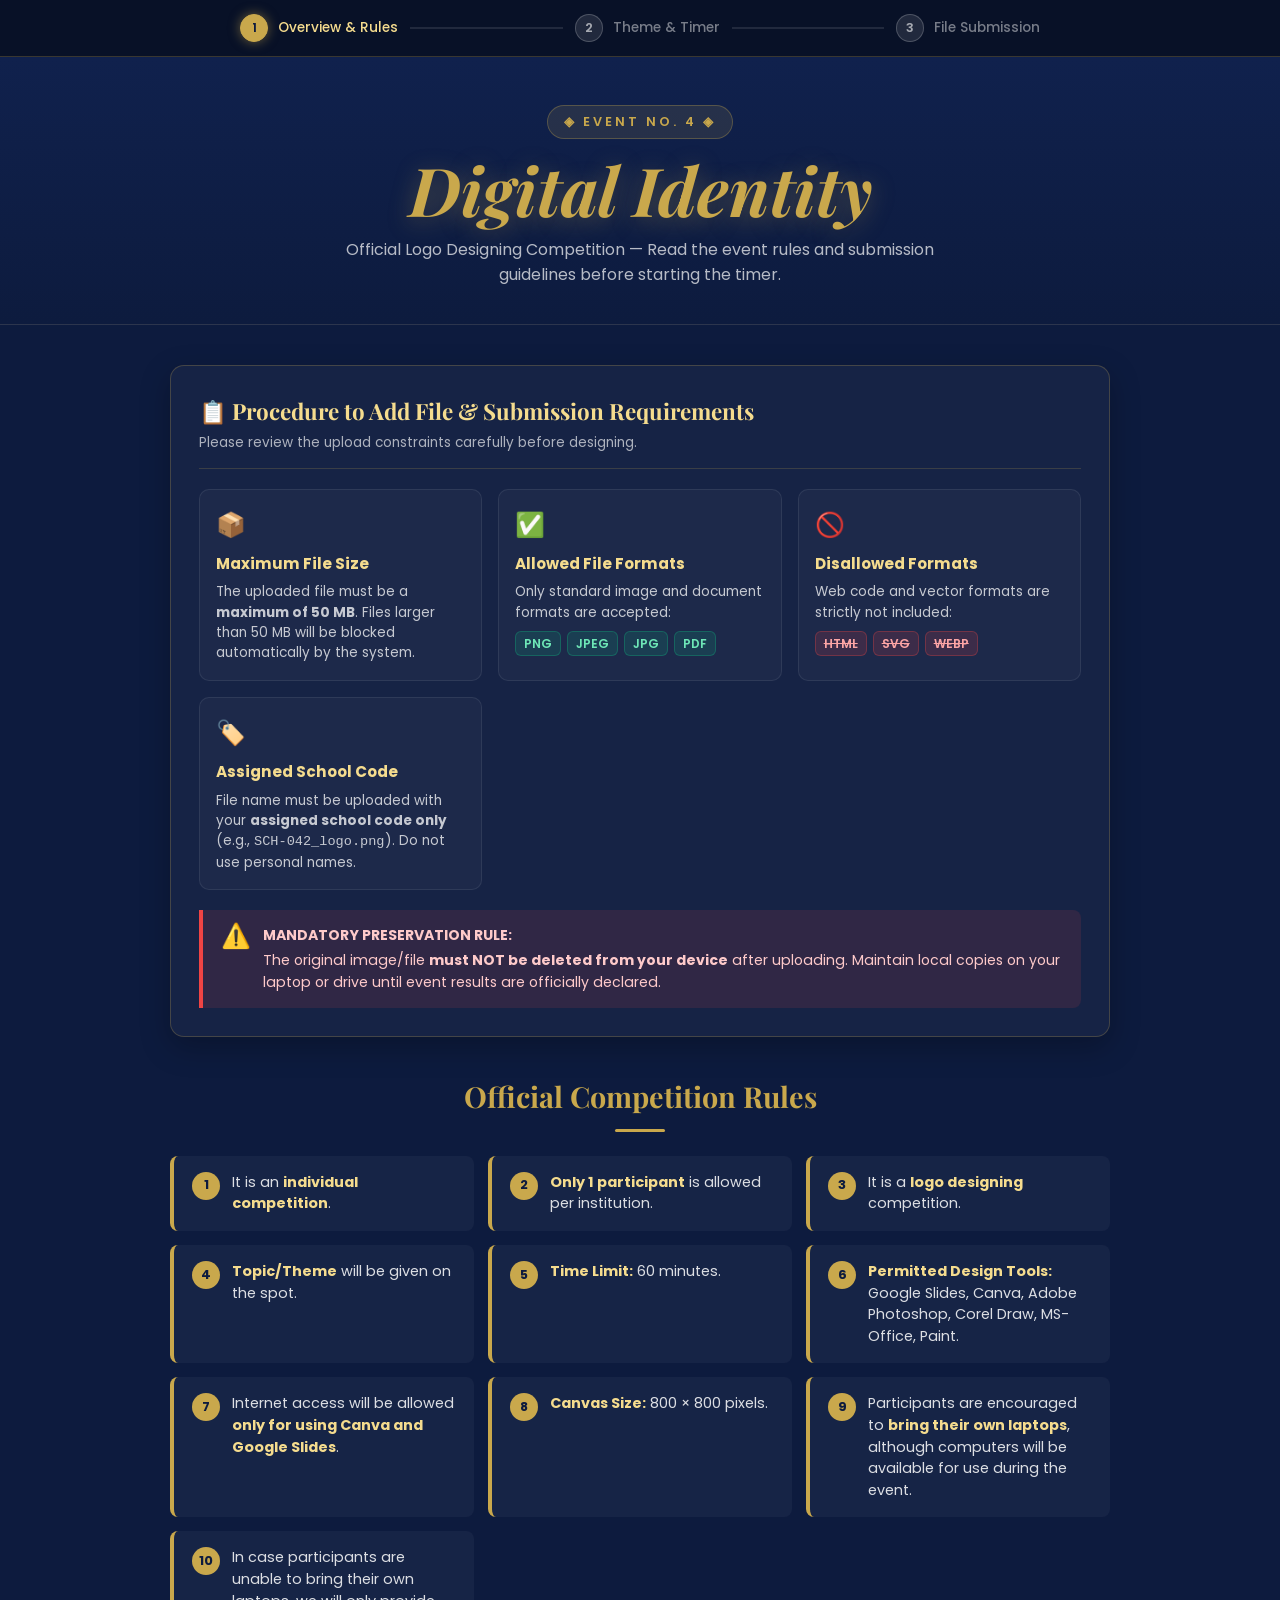
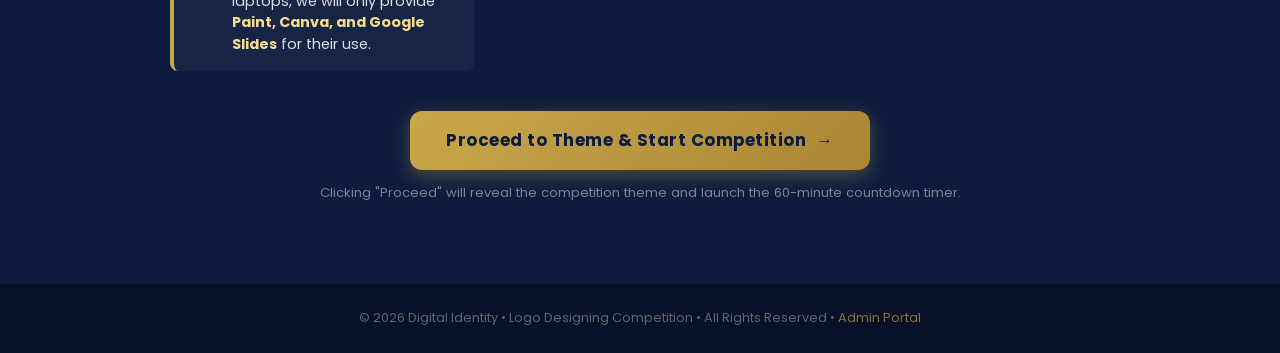
<file: index.html>
<!DOCTYPE html>
<html lang="en">
<head>
  <meta charset="UTF-8" />
  <meta name="viewport" content="width=device-width, initial-scale=1.0"/>
  <title>Digital Identity — Event Overview & Rules</title>
  <link rel="preconnect" href="https://fonts.googleapis.com">
  <link rel="preconnect" href="https://fonts.gstatic.com" crossorigin>
  <link href="https://fonts.googleapis.com/css2?family=Playfair+Display:ital,wght@0,600;0,700;1,600;1,700&family=Poppins:wght@300;400;500;600;700&display=swap" rel="stylesheet"/>
  <link rel="stylesheet" href="style.css"/>
</head>
<body>

  <!-- ═══ STEP NAVIGATION ═══ -->
  <nav class="step-nav-bar">
    <div class="step-container">
      <div class="step-item active">
        <div class="step-circle">1</div>
        <span class="step-label">Overview & Rules</span>
      </div>
      <div class="step-divider"></div>
      <div class="step-item">
        <div class="step-circle">2</div>
        <span class="step-label">Theme & Timer</span>
      </div>
      <div class="step-divider"></div>
      <div class="step-item">
        <div class="step-circle">3</div>
        <span class="step-label">File Submission</span>
      </div>
    </div>
  </nav>

  <!-- ═══ HERO SECTION ═══ -->
  <header class="hero">
    <div class="event-badge">◈ Event No. 4 ◈</div>
    <h1>Digital Identity</h1>
    <p class="hero-subtitle">Official Logo Designing Competition — Read the event rules and submission guidelines before starting the timer.</p>
  </header>

  <!-- ═══ MAIN CONTENT ═══ -->
  <main class="main-wrapper">

    <!-- ═══ SECTION 1: PROCEDURE TO ADD FILE ═══ -->
    <section class="guidelines-card">
      <div class="guidelines-header">
        <div>
          <h3>📋 Procedure to Add File & Submission Requirements</h3>
          <p style="font-size:0.85rem; color:rgba(255,255,255,0.65); margin-top:2px;">
            Please review the upload constraints carefully before designing.
          </p>
        </div>
      </div>

      <div class="guidelines-grid">
        <!-- 1. Max File Size -->
        <div class="guideline-box">
          <div class="icon">📦</div>
          <h4>Maximum File Size</h4>
          <p>The uploaded file must be a <strong>maximum of 50 MB</strong>. Files larger than 50 MB will be blocked automatically by the system.</p>
        </div>

        <!-- 2. Allowed Formats -->
        <div class="guideline-box">
          <div class="icon">✅</div>
          <h4>Allowed File Formats</h4>
          <p>Only standard image and document formats are accepted:</p>
          <div class="tag-list">
            <span class="tag-allowed">PNG</span>
            <span class="tag-allowed">JPEG</span>
            <span class="tag-allowed">JPG</span>
            <span class="tag-allowed">PDF</span>
          </div>
        </div>

        <!-- 3. Disallowed Formats -->
        <div class="guideline-box">
          <div class="icon">🚫</div>
          <h4>Disallowed Formats</h4>
          <p>Web code and vector formats are strictly not included:</p>
          <div class="tag-list">
            <span class="tag-forbidden">HTML</span>
            <span class="tag-forbidden">SVG</span>
            <span class="tag-forbidden">WEBP</span>
          </div>
        </div>

        <!-- 4. File Naming Rule -->
        <div class="guideline-box">
          <div class="icon">🏷️</div>
          <h4>Assigned School Code</h4>
          <p>File name must be uploaded with your <strong>assigned school code only</strong> (e.g., <code>SCH-042_logo.png</code>). Do not use personal names.</p>
        </div>
      </div>

      <!-- Critical Device Preservation Warning -->
      <div class="critical-warning">
        <span style="font-size: 1.5rem; line-height: 1;">⚠️</span>
        <div>
          <strong>MANDATORY PRESERVATION RULE:</strong>
          <p style="margin-top:2px;">
            The original image/file <strong>must NOT be deleted from your device</strong> after uploading. Maintain local copies on your laptop or drive until event results are officially declared.
          </p>
        </div>
      </div>
    </section>

    <!-- ═══ SECTION 2: COMPETITION RULES ═══ -->
    <section>
      <h2 class="section-title">Official Competition Rules</h2>
      <div class="rules-grid">

        <div class="rule-card">
          <div class="rule-number">1</div>
          <div class="rule-content">It is an <strong>individual competition</strong>.</div>
        </div>

        <div class="rule-card">
          <div class="rule-number">2</div>
          <div class="rule-content"><strong>Only 1 participant</strong> is allowed per institution.</div>
        </div>

        <div class="rule-card">
          <div class="rule-number">3</div>
          <div class="rule-content">It is a <strong>logo designing</strong> competition.</div>
        </div>

        <div class="rule-card">
          <div class="rule-number">4</div>
          <div class="rule-content"><strong>Topic/Theme</strong> will be given on the spot.</div>
        </div>

        <div class="rule-card">
          <div class="rule-number">5</div>
          <div class="rule-content"><strong>Time Limit:</strong> 60 minutes.</div>
        </div>

        <div class="rule-card">
          <div class="rule-number">6</div>
          <div class="rule-content"><strong>Permitted Design Tools:</strong> Google Slides, Canva, Adobe Photoshop, Corel Draw, MS-Office, Paint.</div>
        </div>

        <div class="rule-card">
          <div class="rule-number">7</div>
          <div class="rule-content">Internet access will be allowed <strong>only for using Canva and Google Slides</strong>.</div>
        </div>

        <div class="rule-card">
          <div class="rule-number">8</div>
          <div class="rule-content"><strong>Canvas Size:</strong> 800 × 800 pixels.</div>
        </div>

        <div class="rule-card">
          <div class="rule-number">9</div>
          <div class="rule-content">Participants are encouraged to <strong>bring their own laptops</strong>, although computers will be available for use during the event.</div>
        </div>

        <div class="rule-card">
          <div class="rule-number">10</div>
          <div class="rule-content">In case participants are unable to bring their own laptops, we will only provide <strong>Paint, Canva, and Google Slides</strong> for their use.</div>
        </div>

      </div>
    </section>

    <!-- ═══ CALL TO ACTION ═══ -->
    <div class="action-bar">
      <a href="theme.html" class="btn-primary">
        <span>Proceed to Theme & Start Competition</span>
        <span>→</span>
      </a>
      <p style="margin-top:12px; font-size:0.82rem; color:rgba(255,255,255,0.45);">
        Clicking "Proceed" will reveal the competition theme and launch the 60-minute countdown timer.
      </p>
    </div>

  </main>

  <footer>
    &copy; 2026 Digital Identity &bull; Logo Designing Competition &bull; All Rights Reserved &bull; <a href="admin.html" style="color:rgba(201,168,76,0.65); text-decoration:none;">Admin Portal</a>
  </footer>

</body>
</html>
</file>
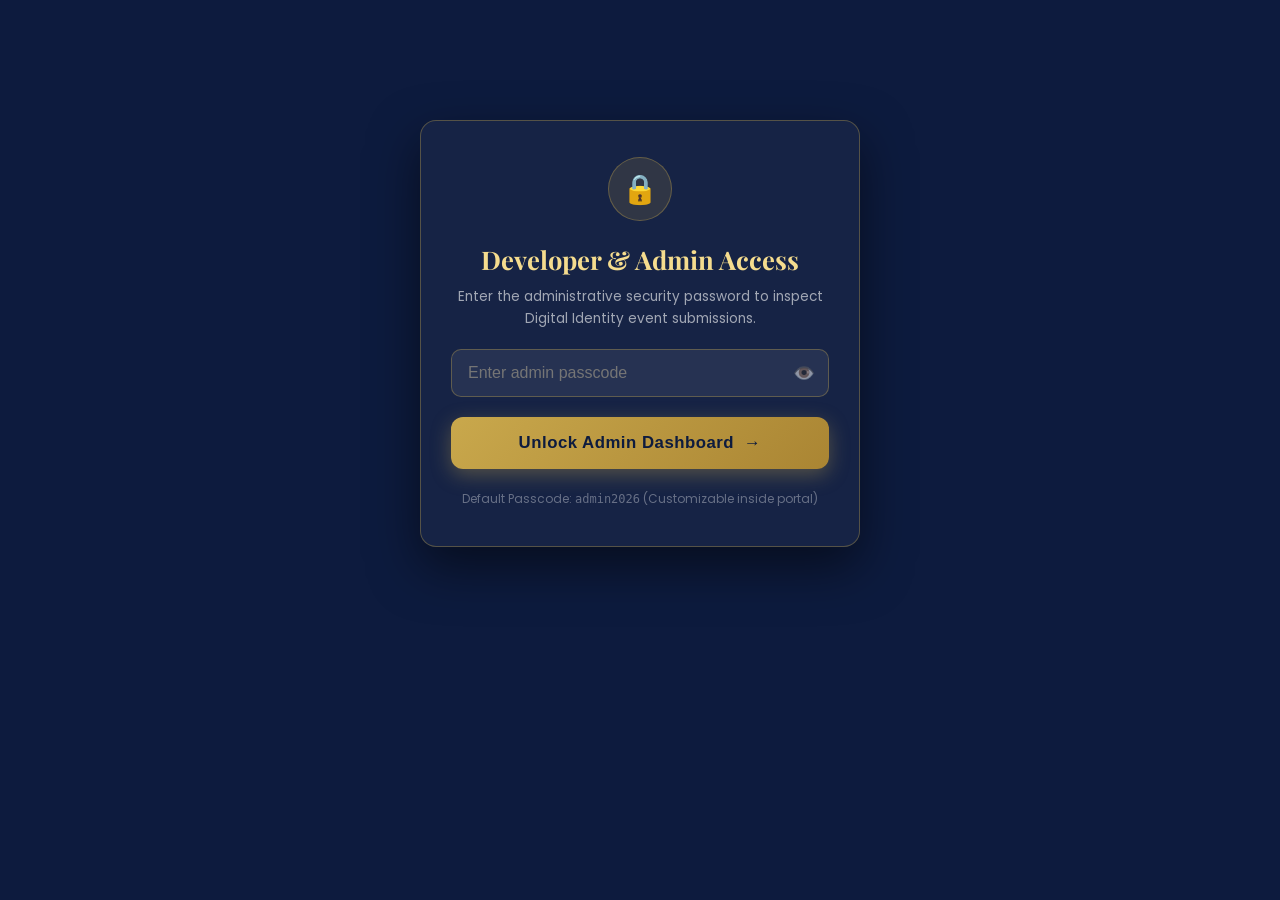
<file: admin.html>
<!DOCTYPE html>
<html lang="en">
<head>
  <meta charset="UTF-8" />
  <meta name="viewport" content="width=device-width, initial-scale=1.0"/>
  <title>Admin & Developer Portal — Digital Identity Submissions</title>
  <link rel="preconnect" href="https://fonts.googleapis.com">
  <link rel="preconnect" href="https://fonts.gstatic.com" crossorigin>
  <link href="https://fonts.googleapis.com/css2?family=Playfair+Display:ital,wght@0,600;0,700;1,600&family=Poppins:wght@300;400;500;600;700&family=JetBrains+Mono:wght@400;500&display=swap" rel="stylesheet"/>
  <link rel="stylesheet" href="style.css"/>
  <style>
    /* ─── ADMIN SPECIFIC STYLES ─── */
    .admin-header {
      background: var(--navy-dark);
      border-bottom: 1px solid rgba(201, 168, 76, 0.25);
      padding: 16px 24px;
      display: flex;
      align-items: center;
      justify-content: space-between;
      flex-wrap: wrap;
      gap: 14px;
    }

    .admin-brand {
      display: flex;
      align-items: center;
      gap: 12px;
    }

    .admin-brand h2 {
      font-family: var(--font-heading);
      font-size: 1.3rem;
      color: var(--gold-light);
      margin: 0;
    }

    .admin-badge {
      font-size: 0.72rem;
      font-weight: 700;
      letter-spacing: 1.5px;
      text-transform: uppercase;
      padding: 3px 8px;
      border-radius: 4px;
      background: rgba(201, 168, 76, 0.15);
      color: var(--gold);
      border: 1px solid rgba(201, 168, 76, 0.35);
    }

    .admin-controls {
      display: flex;
      align-items: center;
      gap: 10px;
      flex-wrap: wrap;
    }

    /* ─── LOGIN OVERLAY ─── */
    .login-wrapper {
      max-width: 440px;
      margin: 80px auto;
      padding: 36px 30px;
      background: rgba(255, 255, 255, 0.04);
      border: 1px solid rgba(201, 168, 76, 0.35);
      border-radius: 16px;
      box-shadow: 0 20px 50px rgba(0, 0, 0, 0.5);
      text-align: center;
    }

    .lock-icon-circle {
      width: 64px;
      height: 64px;
      border-radius: 50%;
      background: rgba(201, 168, 76, 0.15);
      border: 1px solid rgba(201, 168, 76, 0.35);
      display: flex;
      align-items: center;
      justify-content: center;
      font-size: 1.8rem;
      margin: 0 auto 18px;
      color: var(--gold);
    }

    .password-input-group {
      position: relative;
      margin: 20px 0;
    }

    .password-input-group input {
      width: 100%;
      padding: 14px 44px 14px 16px;
      background: rgba(255, 255, 255, 0.07);
      border: 1px solid rgba(201, 168, 76, 0.35);
      border-radius: 10px;
      color: #fff;
      font-size: 1rem;
      outline: none;
      transition: border-color 0.2s;
    }

    .password-input-group input:focus {
      border-color: var(--gold);
    }

    .toggle-pwd-btn {
      position: absolute;
      right: 14px;
      top: 50%;
      transform: translateY(-50%);
      background: none;
      border: none;
      color: rgba(255, 255, 255, 0.5);
      cursor: pointer;
      font-size: 1.1rem;
    }

    /* ─── KPI METRICS ─── */
    .kpi-grid {
      display: grid;
      grid-template-columns: repeat(auto-fit, minmax(210px, 1fr));
      gap: 16px;
      margin-bottom: 28px;
    }

    .kpi-card {
      background: rgba(255, 255, 255, 0.04);
      border: 1px solid rgba(201, 168, 76, 0.2);
      border-radius: 12px;
      padding: 20px 18px;
      position: relative;
      overflow: hidden;
    }

    .kpi-card::before {
      content: '';
      position: absolute;
      top: 0;
      left: 0;
      width: 4px;
      height: 100%;
      background: var(--gold);
    }

    .kpi-label {
      font-size: 0.8rem;
      text-transform: uppercase;
      letter-spacing: 1px;
      color: rgba(255, 255, 255, 0.6);
      margin-bottom: 6px;
    }

    .kpi-val {
      font-family: var(--font-heading);
      font-size: 2rem;
      font-weight: 700;
      color: var(--gold-light);
      line-height: 1.1;
    }

    .kpi-sub {
      font-size: 0.78rem;
      color: rgba(255, 255, 255, 0.45);
      margin-top: 4px;
    }

    /* ─── SEARCH & FILTER TOOLBAR ─── */
    .toolbar-bar {
      display: flex;
      align-items: center;
      justify-content: space-between;
      gap: 12px;
      margin-bottom: 20px;
      flex-wrap: wrap;
    }

    .search-input-wrap {
      flex: 1;
      min-width: 260px;
      position: relative;
    }

    .search-input-wrap input {
      width: 100%;
      padding: 12px 16px 12px 40px;
      background: rgba(255, 255, 255, 0.06);
      border: 1px solid rgba(201, 168, 76, 0.25);
      border-radius: 8px;
      color: #fff;
      font-size: 0.9rem;
      outline: none;
    }

    .search-input-wrap .search-icon {
      position: absolute;
      left: 14px;
      top: 50%;
      transform: translateY(-50%);
      color: rgba(255, 255, 255, 0.4);
      font-size: 0.95rem;
    }

    /* ─── DATA TABLE ─── */
    .table-container {
      background: rgba(255, 255, 255, 0.03);
      border: 1px solid rgba(201, 168, 76, 0.2);
      border-radius: 12px;
      overflow-x: auto;
      box-shadow: 0 10px 30px rgba(0, 0, 0, 0.2);
    }

    .admin-table {
      width: 100%;
      border-collapse: collapse;
      text-align: left;
      font-size: 0.88rem;
    }

    .admin-table th {
      background: rgba(8, 17, 39, 0.8);
      color: var(--gold-light);
      font-weight: 600;
      padding: 14px 16px;
      border-bottom: 1px solid rgba(201, 168, 76, 0.25);
      white-space: nowrap;
      letter-spacing: 0.5px;
    }

    .admin-table td {
      padding: 14px 16px;
      border-bottom: 1px solid rgba(255, 255, 255, 0.05);
      color: rgba(255, 255, 255, 0.85);
      vertical-align: middle;
    }

    .admin-table tbody tr:hover {
      background: rgba(201, 168, 76, 0.06);
    }

    .school-code-badge {
      display: inline-block;
      font-family: 'JetBrains Mono', monospace;
      font-size: 0.82rem;
      font-weight: 600;
      padding: 3px 8px;
      border-radius: 4px;
      background: rgba(201, 168, 76, 0.15);
      color: var(--gold-light);
      border: 1px solid rgba(201, 168, 76, 0.35);
    }

    .file-name-cell {
      font-family: 'JetBrains Mono', monospace;
      font-size: 0.82rem;
      color: #fff;
      word-break: break-all;
    }

    .timestamp-cell {
      white-space: nowrap;
      font-size: 0.82rem;
    }

    .time-relative {
      color: rgba(255, 255, 255, 0.45);
      font-size: 0.75rem;
      display: block;
    }

    .btn-view-drive {
      display: inline-flex;
      align-items: center;
      gap: 6px;
      padding: 6px 12px;
      background: rgba(201, 168, 76, 0.15);
      border: 1px solid rgba(201, 168, 76, 0.35);
      border-radius: 6px;
      color: var(--gold-light);
      text-decoration: none;
      font-size: 0.8rem;
      font-weight: 500;
      transition: all 0.2s ease;
    }

    .btn-view-drive:hover {
      background: var(--gold);
      color: var(--navy);
    }

    .empty-state {
      text-align: center;
      padding: 60px 20px;
      color: rgba(255, 255, 255, 0.5);
    }

    .empty-state .icon {
      font-size: 3rem;
      margin-bottom: 12px;
      opacity: 0.6;
    }
  </style>
</head>
<body>

  <!-- ═══ LOGIN SCREEN (SHOWN WHEN NOT LOGGED IN) ═══ -->
  <div id="loginScreen" class="main-wrapper" style="display:none;">
    <div class="login-wrapper">
      <div class="lock-icon-circle">🔒</div>
      <h2 style="font-family: var(--font-heading); color: var(--gold-light); font-size: 1.6rem; margin-bottom: 6px;">
        Developer &amp; Admin Access
      </h2>
      <p style="font-size:0.85rem; color:rgba(255,255,255,0.6);">
        Enter the administrative security password to inspect Digital Identity event submissions.
      </p>

      <form onsubmit="handleLogin(event)">
        <div class="password-input-group">
          <input 
            type="password" 
            id="passwordInput" 
            placeholder="Enter admin passcode" 
            autocomplete="current-password"
            required
          />
          <button type="button" class="toggle-pwd-btn" onclick="togglePasswordVisibility()">👁️</button>
        </div>

        <button type="submit" class="btn-primary" style="width:100%;">
          <span>Unlock Admin Dashboard</span>
          <span>→</span>
        </button>

        <div id="loginError" style="display:none; margin-top:14px; font-size:0.84rem; color:#fca5a5; background:rgba(239,68,68,0.12); padding:8px; border-radius:6px; border:1px solid rgba(239,68,68,0.3);">
          ❌ Incorrect password. Please try again.
        </div>

        <p style="margin-top:20px; font-size:0.75rem; color:rgba(255,255,255,0.35);">
          Default Passcode: <code>admin2026</code> (Customizable inside portal)
        </p>
      </form>
    </div>
  </div>

  <!-- ═══ DASHBOARD SCREEN (SHOWN ON SUCCESSFUL LOGIN) ═══ -->
  <div id="dashboardScreen" style="display:none; flex-direction:column; min-height:100vh;">
    
    <!-- Top Bar -->
    <header class="admin-header">
      <div class="admin-brand">
        <h2>Digital Identity</h2>
        <span class="admin-badge">Admin &amp; Dev Portal</span>
      </div>

      <div class="admin-controls">
        <button class="btn-secondary" onclick="loadSubmissions(true)" id="refreshBtn" title="Fetch latest submissions">
          🔄 Refresh
        </button>
        <button class="btn-secondary" onclick="exportToCSV()" title="Download CSV Spreadsheet">
          📥 Export CSV
        </button>
        <a href="https://drive.google.com/drive/folders/1SGfVTfzyEN69pfafejLfGEvMzd-TN8Dr" target="_blank" rel="noopener noreferrer" class="btn-secondary">
          📁 Open Google Drive
        </a>
        <button class="btn-secondary" onclick="openChangePasswordModal()" title="Change Passcode">
          ⚙️ Passcode
        </button>
        <button class="btn-danger-outline" onclick="handleLogout()" title="End Session">
          🚪 Exit
        </button>
      </div>
    </header>

    <!-- Main Content -->
    <main class="main-wrapper" style="padding-top: 24px;">

      <!-- Status Banner -->
      <div id="scriptUpdateNotice" style="display:none; background:rgba(201,168,76,0.12); border:1px solid rgba(201,168,76,0.35); border-radius:10px; padding:16px 20px; margin-bottom:24px; font-size:0.88rem; color:rgba(255,255,255,0.9);">
        <div style="display:flex; align-items:flex-start; gap:12px;">
          <span style="font-size:1.4rem;">💡</span>
          <div>
            <strong style="color:var(--gold-light);">Google Apps Script Update Available:</strong>
            <p style="margin-top:2px;">
              To stream real-time submissions automatically directly from your Google Drive folder into this dashboard, update your Google Apps Script project with the latest <a href="https://github.com/Armaanjot18/digital-identity/blob/main/apps-script-backend.js" target="_blank" style="color:var(--gold); text-decoration:underline;">apps-script-backend.js</a> and deploy a New Version.
            </p>
          </div>
        </div>
      </div>

      <!-- KPI Metrics Cards -->
      <section class="kpi-grid">
        <div class="kpi-card">
          <div class="kpi-label">Total Submissions</div>
          <div class="kpi-val" id="kpiTotal">0</div>
          <div class="kpi-sub">Uploaded files in folder</div>
        </div>

        <div class="kpi-card">
          <div class="kpi-label">Participating Schools</div>
          <div class="kpi-val" id="kpiSchools">0</div>
          <div class="kpi-sub">Unique institutional codes</div>
        </div>

        <div class="kpi-card">
          <div class="kpi-label">Latest Activity</div>
          <div class="kpi-val" id="kpiLatestTime" style="font-size:1.3rem;">-</div>
          <div class="kpi-sub" id="kpiLatestSchool">No activity yet</div>
        </div>

        <div class="kpi-card">
          <div class="kpi-label">Total Storage</div>
          <div class="kpi-val" id="kpiStorage">0 MB</div>
          <div class="kpi-sub">Drive space utilized</div>
        </div>
      </section>

      <!-- Search & Filters Toolbar -->
      <div class="toolbar-bar">
        <div class="search-input-wrap">
          <span class="search-icon">🔍</span>
          <input 
            type="text" 
            id="searchInput" 
            placeholder="Search by School Code or File Name…" 
            oninput="filterSubmissions()"
          />
        </div>

        <div style="display:flex; gap:10px; align-items:center;">
          <span style="font-size:0.82rem; color:rgba(255,255,255,0.6);">Sort:</span>
          <select id="sortSelect" onchange="sortSubmissions()" style="background:rgba(255,255,255,0.06); border:1px solid rgba(201,168,76,0.3); border-radius:6px; color:#fff; padding:8px 12px; font-size:0.85rem; outline:none;">
            <option value="newest">Newest First</option>
            <option value="oldest">Oldest First</option>
            <option value="code_asc">School Code (A-Z)</option>
          </select>
        </div>
      </div>

      <!-- Live Submissions Table -->
      <div class="table-container">
        <table class="admin-table">
          <thead>
            <tr>
              <th style="width:40px;">#</th>
              <th>School Code</th>
              <th>File Name</th>
              <th>Upload Timestamp</th>
              <th>Size</th>
              <th style="text-align:right;">Actions</th>
            </tr>
          </thead>
          <tbody id="submissionsTableBody">
            <tr>
              <td colspan="6" class="empty-state">
                <div class="icon">⏳</div>
                <div>Fetching live submissions from Google Drive…</div>
              </td>
            </tr>
          </tbody>
        </table>
      </div>

      <div style="display:flex; justify-content:space-between; align-items:center; margin-top:16px; font-size:0.8rem; color:rgba(255,255,255,0.45);">
        <span id="resultsCount">Showing 0 submissions</span>
        <span>Google Drive Depository: <code>1SGfVTfzyEN69pfafejLfGEvMzd-TN8Dr</code></span>
      </div>

    </main>

    <!-- Footer -->
    <footer>
      &copy; 2026 Digital Identity &bull; Authorized Event Administration Portal &bull; <a href="index.html" style="color:var(--gold); text-decoration:none;">Public Website</a>
    </footer>

  </div>

  <!-- ═══ CHANGE PASSWORD MODAL ═══ -->
  <div class="modal-overlay" id="changePwdModal">
    <div class="modal-content" style="max-width:440px;">
      <div class="modal-header">
        <h3>Change Admin Passcode</h3>
        <button class="btn-close" onclick="closeChangePasswordModal()">&times;</button>
      </div>
      <div style="padding:10px 0;">
        <label style="display:block; font-size:0.85rem; color:var(--gold-light); margin-bottom:6px;">New Admin Passcode</label>
        <input 
          type="password" 
          id="newPwdInput" 
          placeholder="Enter new secret passcode"
          style="width:100%; padding:12px; background:rgba(255,255,255,0.08); border:1px solid rgba(201,168,76,0.3); border-radius:8px; color:#fff; font-size:0.95rem; margin-bottom:16px;"
        />
        <div style="display:flex; gap:10px; justify-content:flex-end;">
          <button class="btn-secondary" onclick="closeChangePasswordModal()">Cancel</button>
          <button class="btn-primary" onclick="saveNewPassword()">Save Passcode</button>
        </div>
      </div>
    </div>
  </div>

  <!-- ═══ SCRIPT LOGIC ═══ -->
  <script>
    const GOOGLE_SCRIPT_URL = 'https://script.google.com/macros/s/AKfycbykU_pJLCmZMkBjnQ0JdtK77zC2bd3eQlR69LMN3cvEp9QuC3zcprWi2zWVtid_Ohd1/exec';
    const DRIVE_FOLDER_ID   = '1SGfVTfzyEN69pfafejLfGEvMzd-TN8Dr';
    const DEFAULT_PASSCODE  = 'admin2026';
    const AUTH_SESSION_KEY  = 'digital_identity_admin_auth';
    const STORED_PWD_KEY    = 'digital_identity_admin_pwd';

    let allSubmissions = [];
    let displayedSubmissions = [];

    // ─── AUTHENTICATION LOGIC ───
    function getStoredPasscode() {
      return localStorage.getItem(STORED_PWD_KEY) || DEFAULT_PASSCODE;
    }

    function checkAuth() {
      const isAuth = sessionStorage.getItem(AUTH_SESSION_KEY) === 'true';
      if (isAuth) {
        document.getElementById('loginScreen').style.display = 'none';
        document.getElementById('dashboardScreen').style.display = 'flex';
        loadSubmissions();
      } else {
        document.getElementById('loginScreen').style.display = 'block';
        document.getElementById('dashboardScreen').style.display = 'none';
      }
    }

    function handleLogin(e) {
      e.preventDefault();
      const entered = document.getElementById('passwordInput').value;
      const expected = getStoredPasscode();

      if (entered === expected) {
        sessionStorage.setItem(AUTH_SESSION_KEY, 'true');
        document.getElementById('loginError').style.display = 'none';
        checkAuth();
      } else {
        document.getElementById('loginError').style.display = 'block';
        document.getElementById('passwordInput').focus();
      }
    }

    function handleLogout() {
      sessionStorage.removeItem(AUTH_SESSION_KEY);
      document.getElementById('passwordInput').value = '';
      checkAuth();
    }

    function togglePasswordVisibility() {
      const inp = document.getElementById('passwordInput');
      inp.type = inp.type === 'password' ? 'text' : 'password';
    }

    function openChangePasswordModal() {
      document.getElementById('newPwdInput').value = '';
      document.getElementById('changePwdModal').classList.add('open');
    }

    function closeChangePasswordModal() {
      document.getElementById('changePwdModal').classList.remove('open');
    }

    function saveNewPassword() {
      const newPwd = document.getElementById('newPwdInput').value.trim();
      if (!newPwd) {
        alert('Passcode cannot be empty.');
        return;
      }
      localStorage.setItem(STORED_PWD_KEY, newPwd);
      closeChangePasswordModal();
      alert('✅ Admin passcode successfully updated!');
    }

    // ─── DATA FETCHING & FORMATTING ───
    function formatBytes(bytes) {
      if (!bytes || bytes === 0) return '0 B';
      const k = 1024;
      const sizes = ['B', 'KB', 'MB', 'GB'];
      const i = Math.floor(Math.log(bytes) / Math.log(k));
      return parseFloat((bytes / Math.pow(k, i)).toFixed(2)) + ' ' + sizes[i];
    }

    function formatTimestamp(isoStr) {
      if (!isoStr) return { full: '-', relative: '' };
      const d = new Date(isoStr);
      if (isNaN(d.getTime())) return { full: isoStr, relative: '' };

      const options = { 
        month: 'short', 
        day: 'numeric', 
        hour: '2-digit', 
        minute: '2-digit', 
        second: '2-digit',
        hour12: true 
      };
      const full = d.toLocaleDateString(undefined, options);

      // Relative calculation
      const diffSec = Math.floor((new Date() - d) / 1000);
      let relative = '';
      if (diffSec < 60) relative = 'Just now';
      else if (diffSec < 3600) relative = `${Math.floor(diffSec / 60)}m ago`;
      else if (diffSec < 86400) relative = `${Math.floor(diffSec / 3600)}h ago`;
      else relative = `${Math.floor(diffSec / 86400)}d ago`;

      return { full, relative };
    }

    function extractSchoolCode(filename) {
      if (!filename) return 'UNKNOWN';
      const parts = filename.split('_');
      if (parts.length > 1 && parts[0].trim().length > 0) {
        return parts[0].trim().toUpperCase();
      }
      return 'UNTAGGED';
    }

    async function loadSubmissions(showNotice = false) {
      const tbody = document.getElementById('submissionsTableBody');
      const refreshBtn = document.getElementById('refreshBtn');

      if (refreshBtn) refreshBtn.textContent = '⏳ Loading…';

      try {
        const fetchUrl = `${GOOGLE_SCRIPT_URL}?action=getSubmissions&folderId=${DRIVE_FOLDER_ID}&t=${Date.now()}`;
        const resp = await fetch(fetchUrl);
        const data = await resp.json();

        if (data.status === 'success' && Array.isArray(data.submissions)) {
          allSubmissions = data.submissions;
          displayedSubmissions = [...allSubmissions];
          renderDashboard();
          if (showNotice) alert('✅ Live submissions updated successfully!');
        } else {
          // If Apps Script has not yet been upgraded with action=getSubmissions
          document.getElementById('scriptUpdateNotice').style.display = 'block';
          allSubmissions = [];
          displayedSubmissions = [];
          renderDashboard();
        }
      } catch (err) {
        console.warn('Live API response fallback:', err);
        document.getElementById('scriptUpdateNotice').style.display = 'block';
        tbody.innerHTML = `
          <tr>
            <td colspan="6" class="empty-state">
              <div class="icon">📁</div>
              <div style="font-size:1.1rem; color:var(--gold-light); margin-bottom:6px;">Google Drive Folder Connected</div>
              <p style="font-size:0.85rem; max-width:500px; margin:0 auto 16px;">
                Files uploaded by participants land directly inside your Google Drive depository folder. Click below to inspect all raw files directly on Google Drive:
              </p>
              <a href="https://drive.google.com/drive/folders/${DRIVE_FOLDER_ID}" target="_blank" class="btn-primary" style="display:inline-flex;">
                📂 Open Submissions in Google Drive
              </a>
            </td>
          </tr>
        `;
      } finally {
        if (refreshBtn) refreshBtn.textContent = '🔄 Refresh';
      }
    }

    function renderDashboard() {
      // Update KPIs
      const total = allSubmissions.length;
      document.getElementById('kpiTotal').textContent = total;

      const schools = new Set();
      let totalBytes = 0;
      allSubmissions.forEach(s => {
        schools.add(extractSchoolCode(s.name));
        totalBytes += (s.size || 0);
      });

      document.getElementById('kpiSchools').textContent = schools.size;
      document.getElementById('kpiStorage').textContent = formatBytes(totalBytes);

      if (allSubmissions.length > 0) {
        const latest = allSubmissions[0];
        const t = formatTimestamp(latest.created);
        document.getElementById('kpiLatestTime').textContent = t.relative || t.full;
        document.getElementById('kpiLatestSchool').textContent = `From ${extractSchoolCode(latest.name)}`;
      } else {
        document.getElementById('kpiLatestTime').textContent = '-';
        document.getElementById('kpiLatestSchool').textContent = 'No submissions yet';
      }

      filterSubmissions();
    }

    function filterSubmissions() {
      const query = (document.getElementById('searchInput').value || '').toLowerCase().trim();

      displayedSubmissions = allSubmissions.filter(s => {
        const code = extractSchoolCode(s.name).toLowerCase();
        const name = (s.name || '').toLowerCase();
        return code.includes(query) || name.includes(query);
      });

      sortSubmissions(false);
      renderTable();
    }

    function sortSubmissions(reRender = true) {
      const sortType = document.getElementById('sortSelect').value;

      displayedSubmissions.sort((a, b) => {
        if (sortType === 'newest') {
          return new Date(b.created || 0) - new Date(a.created || 0);
        } else if (sortType === 'oldest') {
          return new Date(a.created || 0) - new Date(b.created || 0);
        } else if (sortType === 'code_asc') {
          return extractSchoolCode(a.name).localeCompare(extractSchoolCode(b.name));
        }
        return 0;
      });

      if (reRender) renderTable();
    }

    function renderTable() {
      const tbody = document.getElementById('submissionsTableBody');
      const countLabel = document.getElementById('resultsCount');

      countLabel.textContent = `Showing ${displayedSubmissions.length} of ${allSubmissions.length} submissions`;

      if (displayedSubmissions.length === 0) {
        tbody.innerHTML = `
          <tr>
            <td colspan="6" class="empty-state">
              <div class="icon">📭</div>
              <div>No submissions match your query.</div>
            </td>
          </tr>
        `;
        return;
      }

      let html = '';
      displayedSubmissions.forEach((s, idx) => {
        const code = extractSchoolCode(s.name);
        const t = formatTimestamp(s.created);
        const sizeStr = formatBytes(s.size);
        const driveUrl = s.url || `https://drive.google.com/file/d/${s.id}/view`;

        html += `
          <tr>
            <td style="color:rgba(255,255,255,0.4);">${idx + 1}</td>
            <td><span class="school-code-badge">${code}</span></td>
            <td class="file-name-cell">${escapeHtml(s.name)}</td>
            <td class="timestamp-cell">
              <span>${t.full}</span>
              <span class="time-relative">${t.relative}</span>
            </td>
            <td>${sizeStr}</td>
            <td style="text-align:right;">
              <a href="${driveUrl}" target="_blank" rel="noopener noreferrer" class="btn-view-drive">
                <span>View File</span>
                <span>↗</span>
              </a>
            </td>
          </tr>
        `;
      });

      tbody.innerHTML = html;
    }

    function escapeHtml(text) {
      if (!text) return '';
      return text.replace(/&/g, "&amp;").replace(/</g, "&lt;").replace(/>/g, "&gt;");
    }

    function exportToCSV() {
      if (allSubmissions.length === 0) {
        alert('No submissions available to export.');
        return;
      }

      let csv = 'Index,School_Code,File_Name,Timestamp_ISO,Timestamp_Formatted,File_Size_Bytes,Drive_URL\n';

      allSubmissions.forEach((s, idx) => {
        const code = extractSchoolCode(s.name);
        const t = formatTimestamp(s.created);
        const cleanName = (s.name || '').replace(/"/g, '""');
        const driveUrl = s.url || `https://drive.google.com/file/d/${s.id}/view`;

        csv += `${idx + 1},"${code}","${cleanName}","${s.created || ''}","${t.full}",${s.size || 0},"${driveUrl}"\n`;
      });

      const blob = new Blob([csv], { type: 'text/csv;charset=utf-8;' });
      const url = URL.createObjectURL(blob);
      const link = document.createElement('a');
      link.setAttribute('href', url);
      link.setAttribute('download', `digital_identity_submissions_${new Date().toISOString().slice(0,10)}.csv`);
      document.body.appendChild(link);
      link.click();
      document.body.removeChild(link);
    }

    // Initialize check on page load
    window.addEventListener('DOMContentLoaded', checkAuth);
  </script>

</body>
</html>
</file>
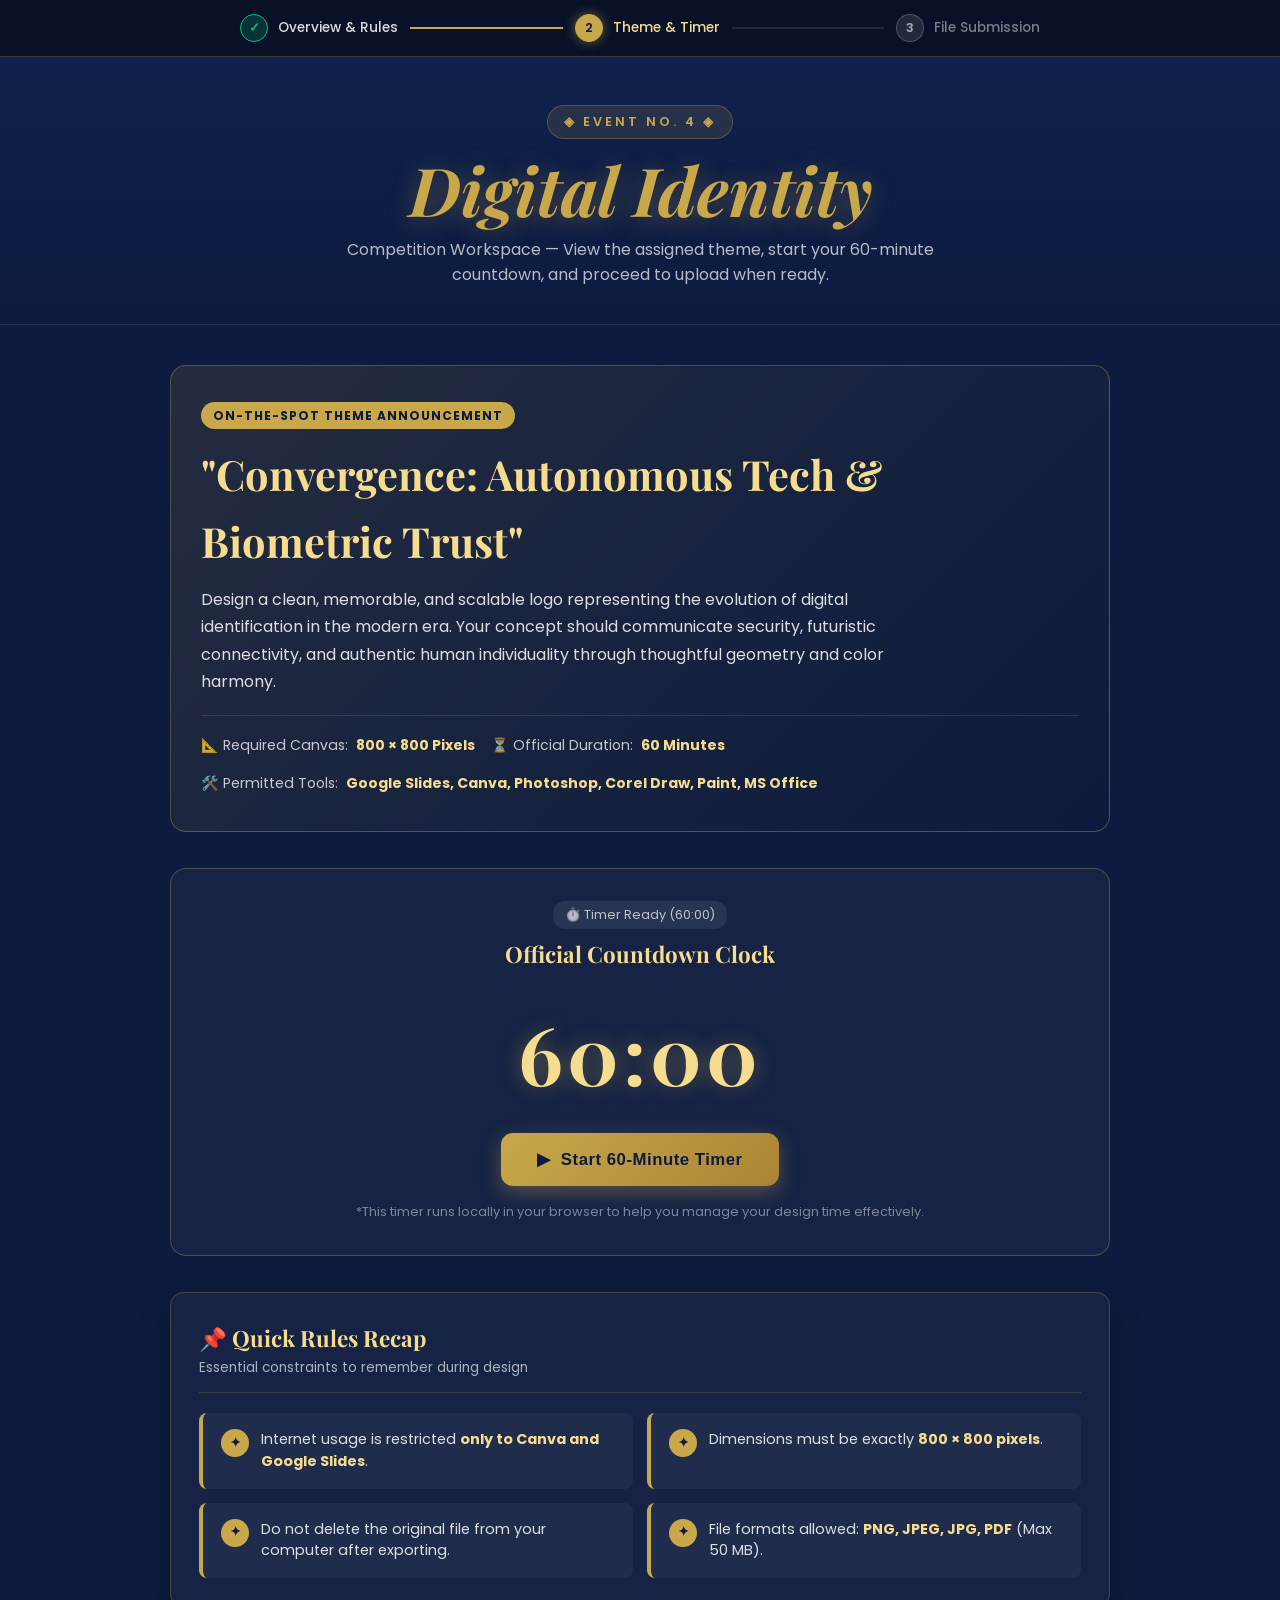
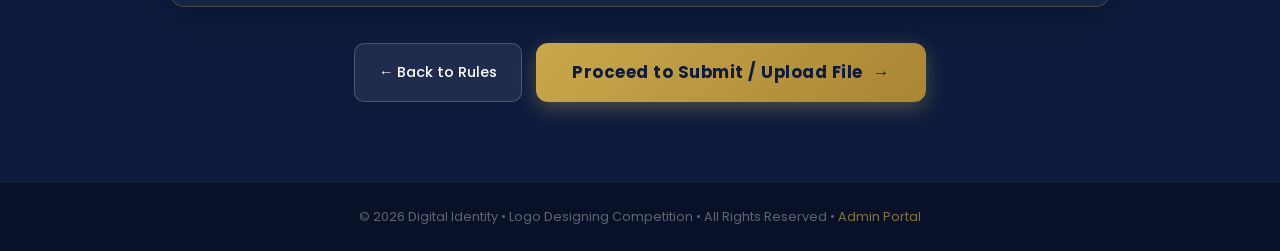
<file: theme.html>
<!DOCTYPE html>
<html lang="en">
<head>
  <meta charset="UTF-8" />
  <meta name="viewport" content="width=device-width, initial-scale=1.0"/>
  <title>Digital Identity — Theme & Competition Timer</title>
  <link rel="preconnect" href="https://fonts.googleapis.com">
  <link rel="preconnect" href="https://fonts.gstatic.com" crossorigin>
  <link href="https://fonts.googleapis.com/css2?family=Playfair+Display:ital,wght@0,600;0,700;1,600;1,700&family=Poppins:wght@300;400;500;600;700&display=swap" rel="stylesheet"/>
  <link rel="stylesheet" href="style.css"/>
  <style>
    .timer-warning {
      color: #fbbf24 !important;
      text-shadow: 0 0 25px rgba(251, 191, 36, 0.5) !important;
    }
    .timer-danger {
      color: #f87171 !important;
      text-shadow: 0 0 25px rgba(239, 68, 68, 0.6) !important;
      animation: pulse 1s infinite alternate;
    }
    @keyframes pulse {
      from { transform: scale(1); }
      to { transform: scale(1.03); }
    }
  </style>
</head>
<body>

  <!-- ═══ STEP NAVIGATION ═══ -->
  <nav class="step-nav-bar">
    <div class="step-container">
      <a href="index.html" class="step-item completed">
        <div class="step-circle">✓</div>
        <span class="step-label">Overview & Rules</span>
      </a>
      <div class="step-divider filled"></div>
      <div class="step-item active">
        <div class="step-circle">2</div>
        <span class="step-label">Theme & Timer</span>
      </div>
      <div class="step-divider"></div>
      <a href="upload.html" class="step-item">
        <div class="step-circle">3</div>
        <span class="step-label">File Submission</span>
      </a>
    </div>
  </nav>

  <!-- ═══ HERO SECTION ═══ -->
  <header class="hero">
    <div class="event-badge">◈ Event No. 4 ◈</div>
    <h1>Digital Identity</h1>
    <p class="hero-subtitle">Competition Workspace — View the assigned theme, start your 60-minute countdown, and proceed to upload when ready.</p>
  </header>

  <!-- ═══ MAIN CONTENT ═══ -->
  <main class="main-wrapper">

    <!-- ═══ ON-THE-SPOT THEME SHOWCASE (DUMMY) ═══ -->
    <section class="theme-showcase">
      <span class="theme-pill">On-The-Spot Theme Announcement</span>
      <h2>"Convergence: Autonomous Tech & Biometric Trust"</h2>
      <p>
        Design a clean, memorable, and scalable logo representing the evolution of digital identification in the modern era. Your concept should communicate security, futuristic connectivity, and authentic human individuality through thoughtful geometry and color harmony.
      </p>

      <div class="theme-specs">
        <div class="theme-spec-item">
          <span>📐 Required Canvas:</span>
          <strong>800 × 800 Pixels</strong>
        </div>
        <div class="theme-spec-item">
          <span>⏳ Official Duration:</span>
          <strong>60 Minutes</strong>
        </div>
        <div class="theme-spec-item">
          <span>🛠️ Permitted Tools:</span>
          <strong>Google Slides, Canva, Photoshop, Corel Draw, Paint, MS Office</strong>
        </div>
      </div>
    </section>

    <!-- ═══ 60-MINUTE COUNTDOWN TIMER WIDGET ═══ -->
    <section class="timer-card">
      <span class="timer-status-badge" id="timerStatusBadge">⏱️ Timer Ready (60:00)</span>
      <h3 style="font-family: var(--font-heading); color: var(--gold-light); font-size: 1.4rem;">Official Countdown Clock</h3>
      
      <div class="timer-display" id="timerDisplay">60:00</div>

      <div class="timer-controls">
        <button id="startTimerBtn" class="btn-primary" onclick="toggleTimer()">
          <span id="btnTimerIcon">▶</span>
          <span id="btnTimerText">Start 60-Minute Timer</span>
        </button>
        <button id="resetTimerBtn" class="btn-secondary" onclick="resetTimer()" style="display:none;">
          ↺ Reset Timer
        </button>
      </div>

      <p style="font-size:0.8rem; color:rgba(255,255,255,0.45); margin-top:16px;">
        *This timer runs locally in your browser to help you manage your design time effectively.
      </p>
    </section>

    <!-- ═══ RULES RECAP CARD ═══ -->
    <section class="guidelines-card" style="margin-bottom: 24px;">
      <div class="guidelines-header">
        <div>
          <h3>📌 Quick Rules Recap</h3>
          <p style="font-size:0.85rem; color:rgba(255,255,255,0.65);">Essential constraints to remember during design</p>
        </div>
      </div>

      <div class="rules-grid" style="margin-bottom: 0;">
        <div class="rule-card">
          <div class="rule-number">✦</div>
          <div class="rule-content">Internet usage is restricted <strong>only to Canva and Google Slides</strong>.</div>
        </div>
        <div class="rule-card">
          <div class="rule-number">✦</div>
          <div class="rule-content">Dimensions must be exactly <strong>800 × 800 pixels</strong>.</div>
        </div>
        <div class="rule-card">
          <div class="rule-number">✦</div>
          <div class="rule-content">Do not delete the original file from your computer after exporting.</div>
        </div>
        <div class="rule-card">
          <div class="rule-number">✦</div>
          <div class="rule-content">File formats allowed: <strong>PNG, JPEG, JPG, PDF</strong> (Max 50 MB).</div>
        </div>
      </div>
    </section>

    <!-- ═══ ACTION BAR (PROCEED TO SUBMIT) ═══ -->
    <div class="action-bar" style="display: flex; gap: 14px; justify-content: center; flex-wrap: wrap;">
      <a href="index.html" class="btn-secondary">
        ← Back to Rules
      </a>
      <a href="upload.html" class="btn-primary">
        <span>Proceed to Submit / Upload File</span>
        <span>→</span>
      </a>
    </div>

  </main>

  <footer>
    &copy; 2026 Digital Identity &bull; Logo Designing Competition &bull; All Rights Reserved &bull; <a href="admin.html" style="color:rgba(201,168,76,0.65); text-decoration:none;">Admin Portal</a>
  </footer>

  <script>
    // ─── 60-MINUTE COUNTDOWN TIMER LOGIC ───
    const TOTAL_SECONDS = 60 * 60; // 60 minutes
    let remainingSeconds = TOTAL_SECONDS;
    let timerInterval = null;
    let isRunning = false;

    const display = document.getElementById('timerDisplay');
    const startBtn = document.getElementById('startTimerBtn');
    const resetBtn = document.getElementById('resetTimerBtn');
    const statusBadge = document.getElementById('timerStatusBadge');
    const btnIcon = document.getElementById('btnTimerIcon');
    const btnText = document.getElementById('btnTimerText');

    function formatTime(sec) {
      const m = Math.floor(sec / 60);
      const s = sec % 60;
      return `${String(m).padStart(2, '0')}:${String(s).padStart(2, '0')}`;
    }

    function updateDisplay() {
      display.textContent = formatTime(remainingSeconds);

      // Warning styling when time is low
      if (remainingSeconds <= 300) { // 5 minutes
        display.className = 'timer-display timer-danger';
        statusBadge.textContent = '🚨 Final 5 Minutes Remaining!';
        statusBadge.style.color = '#fca5a5';
      } else if (remainingSeconds <= 600) { // 10 minutes
        display.className = 'timer-display timer-warning';
        statusBadge.textContent = '⚠️ 10 Minutes Left!';
        statusBadge.style.color = '#fde047';
      } else if (isRunning) {
        display.className = 'timer-display';
        statusBadge.textContent = '🟢 Competition In Progress';
        statusBadge.style.color = '#86efac';
      } else {
        display.className = 'timer-display';
        statusBadge.textContent = '⏸️ Timer Paused';
        statusBadge.style.color = 'rgba(255,255,255,0.7)';
      }
    }

    function toggleTimer() {
      if (!isRunning) {
        // Start
        isRunning = true;
        btnIcon.textContent = '⏸';
        btnText.textContent = 'Pause Timer';
        resetBtn.style.display = 'inline-flex';
        updateDisplay();

        timerInterval = setInterval(() => {
          if (remainingSeconds > 0) {
            remainingSeconds--;
            updateDisplay();

            if (remainingSeconds === 0) {
              clearInterval(timerInterval);
              isRunning = false;
              btnIcon.textContent = '✓';
              btnText.textContent = 'Time Up!';
              startBtn.disabled = true;
              statusBadge.textContent = '⏰ 60 Minutes Completed! Please proceed to upload.';
              alert('⏰ 60 Minutes Time Limit Reached! Please export your logo and proceed to the submission page.');
            }
          }
        }, 1000);
      } else {
        // Pause
        isRunning = false;
        clearInterval(timerInterval);
        btnIcon.textContent = '▶';
        btnText.textContent = 'Resume Timer';
        updateDisplay();
      }
    }

    function resetTimer() {
      clearInterval(timerInterval);
      isRunning = false;
      remainingSeconds = TOTAL_SECONDS;
      btnIcon.textContent = '▶';
      btnText.textContent = 'Start 60-Minute Timer';
      startBtn.disabled = false;
      resetBtn.style.display = 'none';
      statusBadge.textContent = '⏱️ Timer Ready (60:00)';
      statusBadge.style.color = 'rgba(255,255,255,0.7)';
      display.className = 'timer-display';
      display.textContent = '60:00';
    }
  </script>

</body>
</html>
</file>
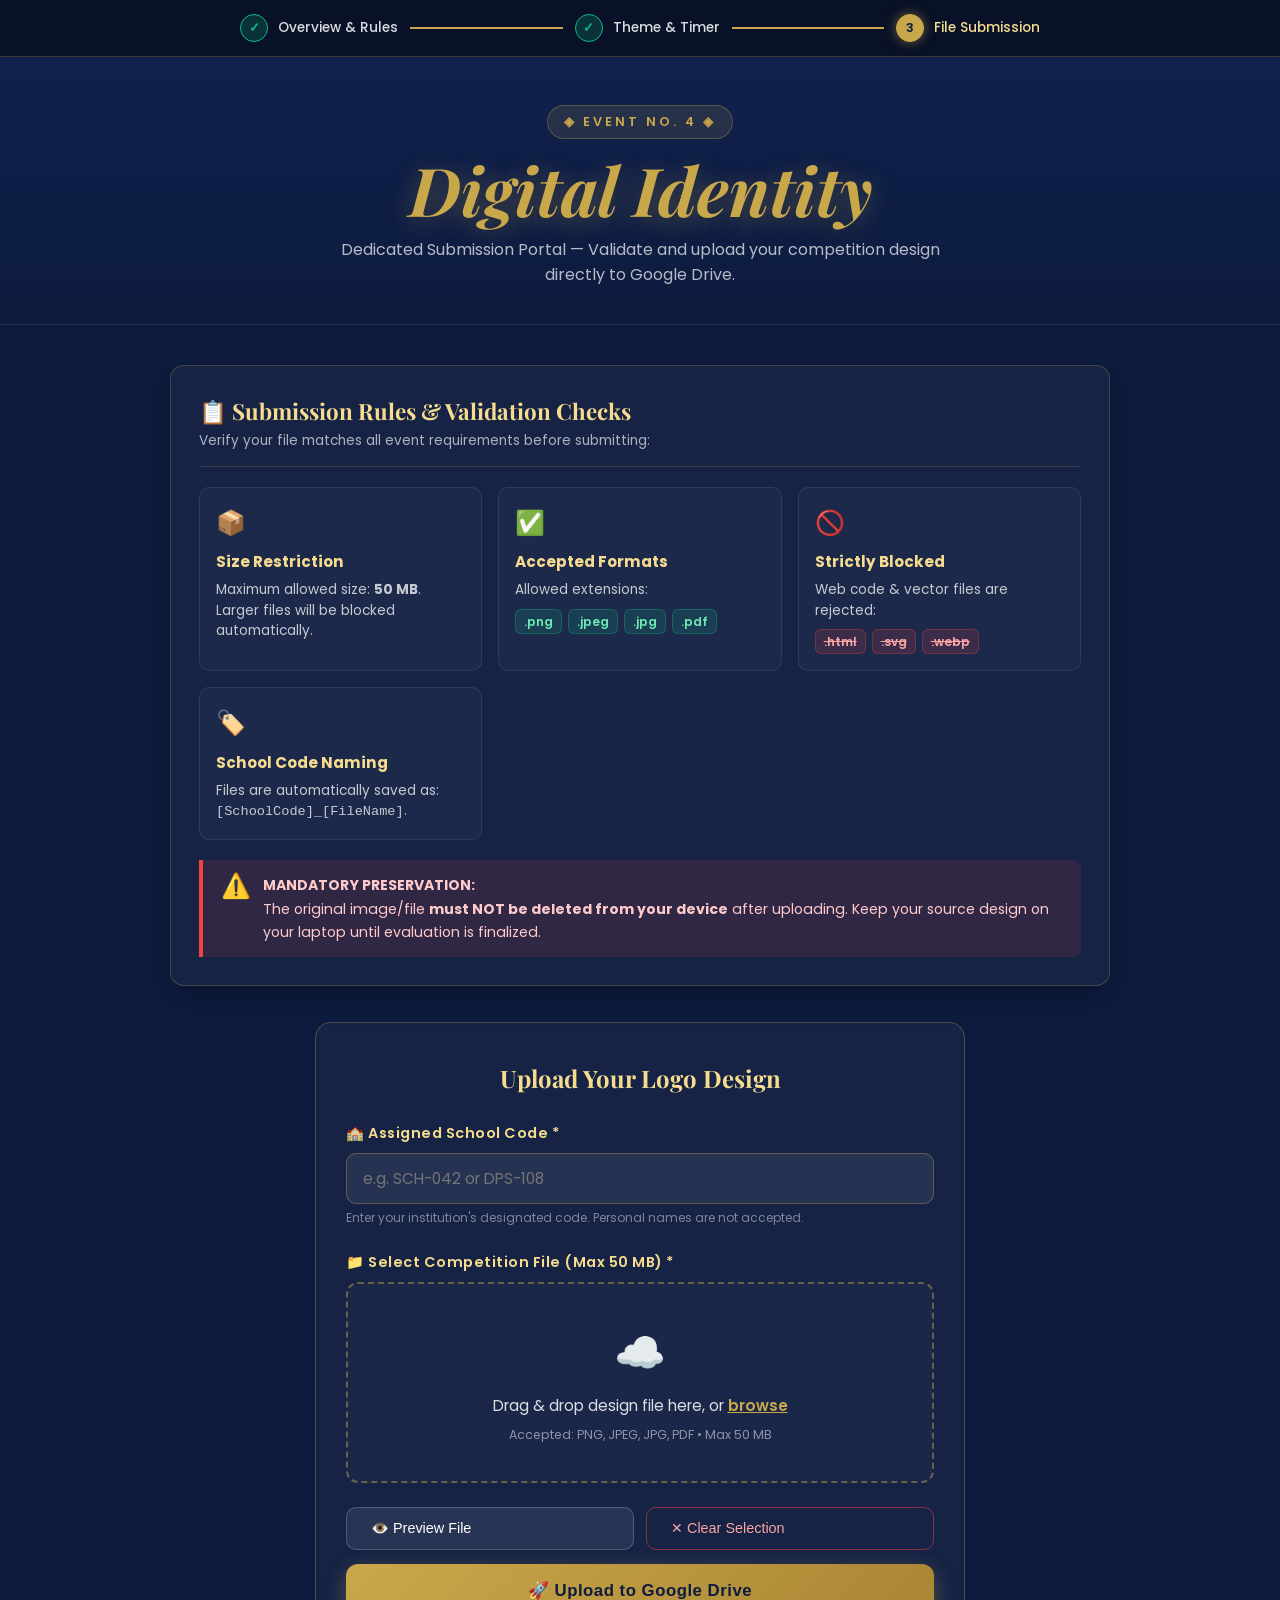
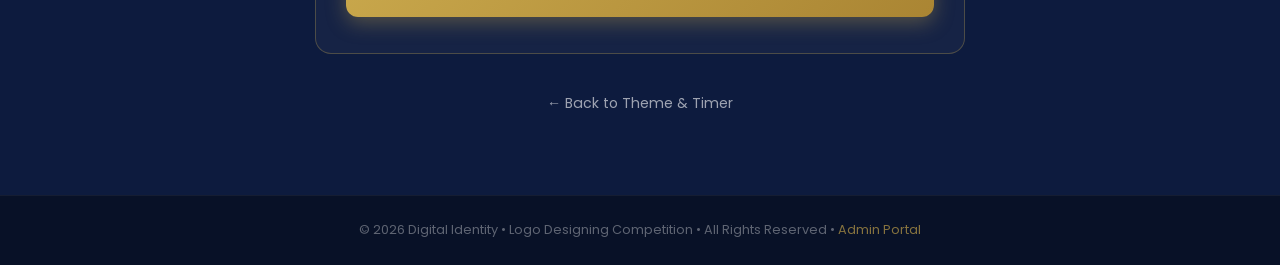
<file: upload.html>
<!DOCTYPE html>
<html lang="en">
<head>
  <meta charset="UTF-8" />
  <meta name="viewport" content="width=device-width, initial-scale=1.0"/>
  <title>Digital Identity — Dedicated Submission Portal</title>
  <link rel="preconnect" href="https://fonts.googleapis.com">
  <link rel="preconnect" href="https://fonts.gstatic.com" crossorigin>
  <link href="https://fonts.googleapis.com/css2?family=Playfair+Display:ital,wght@0,600;0,700;1,600;1,700&family=Poppins:wght@300;400;500;600;700&display=swap" rel="stylesheet"/>
  <link rel="stylesheet" href="style.css"/>
</head>
<body>

  <!-- ═══ STEP NAVIGATION ═══ -->
  <nav class="step-nav-bar">
    <div class="step-container">
      <a href="index.html" class="step-item completed">
        <div class="step-circle">✓</div>
        <span class="step-label">Overview & Rules</span>
      </a>
      <div class="step-divider filled"></div>
      <a href="theme.html" class="step-item completed">
        <div class="step-circle">✓</div>
        <span class="step-label">Theme & Timer</span>
      </a>
      <div class="step-divider filled"></div>
      <div class="step-item active">
        <div class="step-circle">3</div>
        <span class="step-label">File Submission</span>
      </div>
    </div>
  </nav>

  <!-- ═══ HERO SECTION ═══ -->
  <header class="hero">
    <div class="event-badge">◈ Event No. 4 ◈</div>
    <h1>Digital Identity</h1>
    <p class="hero-subtitle">Dedicated Submission Portal — Validate and upload your competition design directly to Google Drive.</p>
  </header>

  <!-- ═══ MAIN CONTENT ═══ -->
  <main class="main-wrapper">

    <!-- ═══ SUBMISSION REQUIREMENTS SUMMARY ═══ -->
    <section class="guidelines-card">
      <div class="guidelines-header">
        <div>
          <h3>📋 Submission Rules & Validation Checks</h3>
          <p style="font-size:0.85rem; color:rgba(255,255,255,0.65);">Verify your file matches all event requirements before submitting:</p>
        </div>
      </div>

      <div class="guidelines-grid">
        <div class="guideline-box">
          <div class="icon">📦</div>
          <h4>Size Restriction</h4>
          <p>Maximum allowed size: <strong>50 MB</strong>. Larger files will be blocked automatically.</p>
        </div>

        <div class="guideline-box">
          <div class="icon">✅</div>
          <h4>Accepted Formats</h4>
          <p>Allowed extensions:</p>
          <div class="tag-list">
            <span class="tag-allowed">.png</span>
            <span class="tag-allowed">.jpeg</span>
            <span class="tag-allowed">.jpg</span>
            <span class="tag-allowed">.pdf</span>
          </div>
        </div>

        <div class="guideline-box">
          <div class="icon">🚫</div>
          <h4>Strictly Blocked</h4>
          <p>Web code & vector files are rejected:</p>
          <div class="tag-list">
            <span class="tag-forbidden">.html</span>
            <span class="tag-forbidden">.svg</span>
            <span class="tag-forbidden">.webp</span>
          </div>
        </div>

        <div class="guideline-box">
          <div class="icon">🏷️</div>
          <h4>School Code Naming</h4>
          <p>Files are automatically saved as: <code>[SchoolCode]_[FileName]</code>.</p>
        </div>
      </div>

      <!-- Mandatory Preservation Warning -->
      <div class="critical-warning">
        <span style="font-size: 1.5rem; line-height: 1;">⚠️</span>
        <div>
          <strong>MANDATORY PRESERVATION:</strong>
          <p style="margin-top:2px;">
            The original image/file <strong>must NOT be deleted from your device</strong> after uploading. Keep your source design on your laptop until evaluation is finalized.
          </p>
        </div>
      </div>
    </section>

    <!-- ═══ DEDICATED UPLOAD CARD ═══ -->
    <section class="upload-card">
      <h3 style="font-family: var(--font-heading); color: var(--gold-light); font-size: 1.5rem; text-align: center; margin-bottom: 24px;">
        Upload Your Logo Design
      </h3>

      <!-- 1. School Code Input -->
      <div class="form-group">
        <label for="schoolCode">🏫 Assigned School Code *</label>
        <input 
          type="text" 
          id="schoolCode" 
          placeholder="e.g. SCH-042 or DPS-108" 
          maxlength="30" 
          autocomplete="off"
        />
        <span style="font-size:0.75rem; color:rgba(255,255,255,0.45); margin-top:4px; display:block;">
          Enter your institution's designated code. Personal names are not accepted.
        </span>
      </div>

      <!-- 2. Drop Zone & File Selector -->
      <div class="form-group">
        <label>📁 Select Competition File (Max 50 MB) *</label>
        <div class="drop-zone" id="dropZone">
          <input 
            type="file" 
            id="fileInput" 
            accept=".png,.jpeg,.jpg,.pdf"
          />
          <div class="drop-icon">☁️</div>
          <div class="drop-label">Drag &amp; drop design file here, or <span>browse</span></div>
          <div class="drop-formats">Accepted: PNG, JPEG, JPG, PDF &bull; Max 50 MB</div>
          <div class="file-info-chip" id="fileInfoChip" style="display:none;"></div>
        </div>
      </div>

      <!-- Live Computed Name Display -->
      <div id="fileNamingBadge" style="display:none; margin-bottom:18px; padding:12px 14px; background:rgba(201,168,76,0.1); border-left:3px solid var(--gold); border-radius:6px; font-size:0.85rem; color:var(--gold-light);">
        🏷️ <strong>File will be uploaded as:</strong> 
        <span id="computedFileName" style="color:#ffffff; font-family:monospace; margin-left:4px;"></span>
      </div>

      <!-- 3. Button Controls: Preview, Clear, Upload -->
      <div class="button-row">
        <button type="button" class="btn-secondary" id="previewBtn" onclick="openPreviewModal()" disabled>
          👁️ Preview File
        </button>
        <button type="button" class="btn-danger-outline" id="clearBtn" onclick="clearUploadForm()">
          ✕ Clear Selection
        </button>
      </div>

      <div style="margin-top: 14px;">
        <button type="button" class="btn-primary" id="uploadBtn" onclick="handleUpload()" style="width: 100%;">
          <span>🚀 Upload to Google Drive</span>
        </button>
      </div>

      <!-- Progress Indicator -->
      <div class="progress-wrap" id="progressWrap">
        <div class="progress-bar-bg">
          <div class="progress-bar-fill" id="progressFill"></div>
        </div>
        <div class="progress-text" id="progressText">Uploading to Google Drive…</div>
      </div>

      <!-- Status Alert Box -->
      <div class="status-box" id="statusBox"></div>
    </section>

    <!-- ═══ CONFIRMATION / FOOTER NOTE ═══ -->
    <div class="submission-note" id="confirmationNote" style="display:none;">
      ✓ <strong id="uploadedFileName"></strong> has been uploaded with your assigned school code only.
    </div>

    <!-- Navigation links -->
    <div style="text-align: center; margin-top: 24px;">
      <a href="theme.html" style="color: rgba(255,255,255,0.6); font-size: 0.88rem; text-decoration: none;">
        ← Back to Theme &amp; Timer
      </a>
    </div>

  </main>

  <!-- ═══ PREVIEW MODAL ═══ -->
  <div class="modal-overlay" id="previewModal">
    <div class="modal-content">
      <div class="modal-header">
        <h3>Design Preview</h3>
        <button class="btn-close" onclick="closePreviewModal()">&times;</button>
      </div>
      <div class="preview-body">
        <div class="preview-media-container" id="previewMediaContainer">
          <!-- Dynamic media injected here -->
        </div>
        <div class="preview-meta">
          <div><strong>Original Name:</strong> <span id="metaOrigName">-</span></div>
          <div><strong>Uploaded As:</strong> <span id="metaTargetName" style="color:var(--gold-light); font-family:monospace;">-</span></div>
          <div><strong>File Size:</strong> <span id="metaSize">-</span></div>
          <div><strong>MIME Type:</strong> <span id="metaType">-</span></div>
        </div>
        <div style="margin-top: 18px; text-align: right;">
          <button class="btn-secondary" onclick="closePreviewModal()">Close Preview</button>
        </div>
      </div>
    </div>
  </div>

  <footer>
    &copy; 2026 Digital Identity &bull; Logo Designing Competition &bull; All Rights Reserved &bull; <a href="admin.html" style="color:rgba(201,168,76,0.65); text-decoration:none;">Admin Portal</a>
  </footer>

  <!-- ═══ SCRIPT LOGIC ═══ -->
  <script>
    // Configuration
    const GOOGLE_SCRIPT_URL = 'https://script.google.com/macros/s/AKfycbykU_pJLCmZMkBjnQ0JdtK77zC2bd3eQlR69LMN3cvEp9QuC3zcprWi2zWVtid_Ohd1/exec';
    const DRIVE_FOLDER_ID   = '1SGfVTfzyEN69pfafejLfGEvMzd-TN8Dr';
    const MAX_FILE_SIZE_BYTES = 50 * 1024 * 1024; // 50 MB
    const FORBIDDEN_EXTENSIONS = ['html', 'htm', 'svg', 'webp', 'exe', 'bat', 'sh'];
    const ALLOWED_EXTENSIONS   = ['png', 'jpeg', 'jpg', 'pdf'];

    // DOM Elements
    const schoolCodeInput   = document.getElementById('schoolCode');
    const fileInput         = document.getElementById('fileInput');
    const dropZone          = document.getElementById('dropZone');
    const fileInfoChip      = document.getElementById('fileInfoChip');
    const fileNamingBadge   = document.getElementById('fileNamingBadge');
    const computedFileName  = document.getElementById('computedFileName');
    const previewBtn        = document.getElementById('previewBtn');
    const uploadBtn         = document.getElementById('uploadBtn');
    const statusBox         = document.getElementById('statusBox');
    const progressWrap      = document.getElementById('progressWrap');
    const progressFill      = document.getElementById('progressFill');
    const progressText      = document.getElementById('progressText');
    const confirmationNote  = document.getElementById('confirmationNote');
    const uploadedFileName  = document.getElementById('uploadedFileName');

    // Preview Modal Elements
    const previewModal      = document.getElementById('previewModal');
    const previewMediaCont  = document.getElementById('previewMediaContainer');
    const metaOrigName      = document.getElementById('metaOrigName');
    const metaTargetName    = document.getElementById('metaTargetName');
    const metaSize          = document.getElementById('metaSize');
    const metaType          = document.getElementById('metaType');

    let currentFileObj = null;

    // ─── FILE VALIDATION HELPER ───
    function getFileExtension(filename) {
      return filename.slice((filename.lastIndexOf(".") - 1 >>> 0) + 2).toLowerCase();
    }

    function formatBytes(bytes) {
      if (bytes === 0) return '0 Bytes';
      const k = 1024;
      const sizes = ['Bytes', 'KB', 'MB', 'GB'];
      const i = Math.floor(Math.log(bytes) / Math.log(k));
      return parseFloat((bytes / Math.pow(k, i)).toFixed(2)) + ' ' + sizes[i];
    }

    function validateFile(file) {
      if (!file) return { valid: false, error: 'No file selected.' };

      const ext = getFileExtension(file.name);

      // Check forbidden extensions (html, svg, webp)
      if (FORBIDDEN_EXTENSIONS.includes(ext)) {
        return {
          valid: false,
          error: `❌ Format .${ext.toUpperCase()} is strictly not permitted! Only PNG, JPEG, JPG, and PDF are allowed.`
        };
      }

      // Check allowed list
      if (!ALLOWED_EXTENSIONS.includes(ext)) {
        return {
          valid: false,
          error: `❌ Unsupported file format (.${ext}). Only PNG, JPEG, JPG, and PDF are accepted.`
        };
      }

      // Check 50 MB limit
      if (file.size > MAX_FILE_SIZE_BYTES) {
        return {
          valid: false,
          error: `❌ File size (${formatBytes(file.size)}) exceeds the maximum limit of 50 MB.`
        };
      }

      return { valid: true };
    }

    function updateFileSelection(file) {
      statusBox.style.display = 'none';

      if (!file) {
        clearFileOnly();
        return;
      }

      const validation = validateFile(file);
      if (!validation.valid) {
        clearFileOnly();
        showStatus('error', validation.error);
        return;
      }

      currentFileObj = file;
      fileInfoChip.style.display = 'inline-flex';
      fileInfoChip.textContent = `📎 ${file.name} (${formatBytes(file.size)})`;
      previewBtn.disabled = false;

      updateComputedName();
    }

    function updateComputedName() {
      if (!currentFileObj) {
        fileNamingBadge.style.display = 'none';
        return;
      }
      const code = schoolCodeInput.value.trim() || '[SCHOOL_CODE]';
      const targetName = `${code}_${currentFileObj.name}`;
      computedFileName.textContent = targetName;
      fileNamingBadge.style.display = 'block';
    }

    // ─── EVENT LISTENERS FOR DRAG & DROP ───
    schoolCodeInput.addEventListener('input', updateComputedName);

    dropZone.addEventListener('dragover', (e) => {
      e.preventDefault();
      dropZone.classList.add('dragover');
    });

    dropZone.addEventListener('dragleave', () => {
      dropZone.classList.remove('dragover');
    });

    dropZone.addEventListener('drop', (e) => {
      e.preventDefault();
      dropZone.classList.remove('dragover');
      if (e.dataTransfer.files.length > 0) {
        const file = e.dataTransfer.files[0];
        fileInput.files = e.dataTransfer.files;
        updateFileSelection(file);
      }
    });

    fileInput.addEventListener('change', () => {
      if (fileInput.files.length > 0) {
        updateFileSelection(fileInput.files[0]);
      } else {
        clearFileOnly();
      }
    });

    // ─── CLEAR FUNCTIONS ───
    function clearFileOnly() {
      currentFileObj = null;
      fileInput.value = '';
      fileInfoChip.style.display = 'none';
      fileInfoChip.textContent = '';
      fileNamingBadge.style.display = 'none';
      previewBtn.disabled = true;
    }

    function clearUploadForm() {
      clearFileOnly();
      schoolCodeInput.value = '';
      statusBox.style.display = 'none';
      confirmationNote.style.display = 'none';
    }

    // ─── PREVIEW MODAL LOGIC ───
    function openPreviewModal() {
      if (!currentFileObj) return;

      const code = schoolCodeInput.value.trim() || '[UNASSIGNED_CODE]';
      const targetName = `${code}_${currentFileObj.name}`;

      metaOrigName.textContent = currentFileObj.name;
      metaTargetName.textContent = targetName;
      metaSize.textContent = formatBytes(currentFileObj.size);
      metaType.textContent = currentFileObj.type || 'application/octet-stream';

      previewMediaCont.innerHTML = '';

      if (currentFileObj.type.startsWith('image/')) {
        const img = document.createElement('img');
        img.src = URL.createObjectURL(currentFileObj);
        img.alt = currentFileObj.name;
        previewMediaCont.appendChild(img);
      } else if (currentFileObj.type === 'application/pdf' || currentFileObj.name.toLowerCase().endsWith('.pdf')) {
        previewMediaCont.innerHTML = `
          <div style="padding:40px; text-align:center; color:var(--gold-light);">
            <div style="font-size:3.5rem; margin-bottom:10px;">📄</div>
            <div style="font-size:1.1rem; font-weight:600;">Portable Document Format (PDF)</div>
            <div style="font-size:0.85rem; color:rgba(255,255,255,0.6); margin-top:6px;">Ready for Google Drive submission.</div>
          </div>
        `;
      } else {
        previewMediaCont.innerHTML = `
          <div style="padding:30px; text-align:center; color:rgba(255,255,255,0.7);">
            <div style="font-size:3rem; margin-bottom:10px;">📦</div>
            <div>File is ready for upload.</div>
          </div>
        `;
      }

      previewModal.classList.add('open');
    }

    function closePreviewModal() {
      previewModal.classList.remove('open');
    }

    window.addEventListener('click', (e) => {
      if (e.target === previewModal) closePreviewModal();
    });

    // ─── UPLOAD HANDLER ───
    async function handleUpload() {
      const schoolCode = schoolCodeInput.value.trim();
      const file = currentFileObj;

      statusBox.style.display = 'none';
      statusBox.className = 'status-box';
      confirmationNote.style.display = 'none';

      if (!schoolCode) {
        showStatus('error', '⚠️ Please enter your assigned School Code before uploading.');
        schoolCodeInput.focus();
        return;
      }

      if (!file) {
        showStatus('error', '⚠️ Please select a design file to upload.');
        return;
      }

      const validation = validateFile(file);
      if (!validation.valid) {
        showStatus('error', validation.error);
        return;
      }

      const finalName = `${schoolCode}_${file.name}`;

      uploadBtn.disabled = true;
      progressWrap.style.display = 'block';
      animateProgress(progressFill, progressText);

      try {
        const base64Data = await toBase64(file);

        const payload = {
          fileName : finalName,
          mimeType : file.type || 'application/octet-stream',
          data     : base64Data,
          folderId : DRIVE_FOLDER_ID
        };

        await fetch(GOOGLE_SCRIPT_URL, {
          method : 'POST',
          mode   : 'no-cors',
          body   : JSON.stringify(payload)
        });

        progressFill.style.width = '100%';
        progressText.textContent = 'Upload Completed!';

        showStatus('success', '✅ Design successfully transmitted to the Google Drive depository!');
        
        // Exact confirmation line required by prompt:
        uploadedFileName.textContent = `"${finalName}"`;
        confirmationNote.style.display = 'block';
        confirmationNote.scrollIntoView({ behavior: 'smooth', block: 'center' });

        // Reset inputs
        clearFileOnly();
        schoolCodeInput.value = '';

      } catch (err) {
        console.error(err);
        showStatus('error', '❌ Transmission failed. Please verify your internet connection and try again.');
      } finally {
        uploadBtn.disabled = false;
        setTimeout(() => {
          progressWrap.style.display = 'none';
          progressFill.style.width = '0%';
        }, 2500);
      }
    }

    function showStatus(type, msg) {
      statusBox.className = 'status-box ' + type;
      statusBox.innerHTML = msg;
      statusBox.style.display = 'block';
    }

    function toBase64(file) {
      return new Promise((resolve, reject) => {
        const reader = new FileReader();
        reader.onload = () => resolve(reader.result.split(',')[1]);
        reader.onerror = reject;
        reader.readAsDataURL(file);
      });
    }

    function animateProgress(fill, text) {
      let p = 0;
      const interval = setInterval(() => {
        if (p >= 88) {
          clearInterval(interval);
          return;
        }
        p += Math.random() * 9;
        fill.style.width = Math.min(p, 88) + '%';
        text.textContent = `Uploading ${Math.round(Math.min(p, 88))}%…`;
      }, 250);
    }
  </script>

</body>
</html>
</file>
<file: style.css>
*, *::before, *::after {
  box-sizing: border-box;
  margin: 0;
  padding: 0;
}

:root {
  --navy: #0d1b3e;
  --navy-dark: #081127;
  --navy-light: #16285a;
  --gold: #c9a84c;
  --gold-hover: #b8973d;
  --gold-light: #f5dc8e;
  --gold-soft: rgba(201, 168, 76, 0.15);
  --cream: #fdfaf3;
  --white: #ffffff;
  --text-dark: #1e293b;
  --text-muted: #64748b;
  --success: #10b981;
  --danger: #ef4444;
  --danger-soft: rgba(239, 68, 68, 0.12);
  --font-heading: 'Playfair Display', serif;
  --font-body: 'Poppins', sans-serif;
}

body {
  font-family: var(--font-body);
  background-color: var(--navy);
  color: var(--white);
  min-height: 100vh;
  display: flex;
  flex-direction: column;
  line-height: 1.6;
}

/* ─── STEP PROGRESS BAR ─── */
.step-nav-bar {
  background: var(--navy-dark);
  border-bottom: 1px solid rgba(201, 168, 76, 0.25);
  padding: 14px 20px;
}

.step-container {
  max-width: 800px;
  margin: 0 auto;
  display: flex;
  align-items: center;
  justify-content: space-between;
  position: relative;
}

.step-item {
  display: flex;
  align-items: center;
  gap: 10px;
  text-decoration: none;
  color: rgba(255, 255, 255, 0.45);
  font-size: 0.85rem;
  font-weight: 500;
  transition: all 0.25s ease;
  z-index: 2;
}

.step-circle {
  width: 28px;
  height: 28px;
  border-radius: 50%;
  background: rgba(255, 255, 255, 0.1);
  border: 1px solid rgba(255, 255, 255, 0.2);
  display: flex;
  align-items: center;
  justify-content: center;
  font-size: 0.8rem;
  font-weight: 600;
  color: rgba(255, 255, 255, 0.6);
  transition: all 0.25s ease;
}

.step-item.active {
  color: var(--gold-light);
}

.step-item.active .step-circle {
  background: var(--gold);
  border-color: var(--gold);
  color: var(--navy);
  box-shadow: 0 0 12px rgba(201, 168, 76, 0.5);
}

.step-item.completed {
  color: rgba(255, 255, 255, 0.85);
}

.step-item.completed .step-circle {
  background: rgba(16, 185, 129, 0.2);
  border-color: var(--success);
  color: var(--success);
}

.step-divider {
  flex: 1;
  height: 2px;
  background: rgba(255, 255, 255, 0.1);
  margin: 0 12px;
}

.step-divider.filled {
  background: var(--gold);
}

/* ─── HERO HEADER ─── */
.hero {
  background: linear-gradient(180deg, #10214d 0%, #0d1b3e 100%);
  text-align: center;
  padding: 48px 20px 36px;
  position: relative;
  border-bottom: 1px solid rgba(201, 168, 76, 0.15);
}

.event-badge {
  display: inline-block;
  font-size: 0.8rem;
  font-weight: 600;
  letter-spacing: 3px;
  text-transform: uppercase;
  color: var(--gold);
  background: rgba(201, 168, 76, 0.12);
  padding: 6px 16px;
  border-radius: 20px;
  border: 1px solid rgba(201, 168, 76, 0.3);
  margin-bottom: 12px;
}

.hero h1 {
  font-family: var(--font-heading);
  font-style: italic;
  font-size: clamp(2.4rem, 6vw, 4.2rem);
  color: var(--gold);
  text-shadow: 0 4px 25px rgba(201, 168, 76, 0.35);
  margin-bottom: 8px;
  line-height: 1.15;
}

.hero-subtitle {
  color: rgba(255, 255, 255, 0.7);
  font-size: 1rem;
  max-width: 650px;
  margin: 0 auto;
}

/* ─── MAIN CONTENT LAYOUT ─── */
.main-wrapper {
  max-width: 980px;
  margin: 0 auto;
  padding: 40px 20px 80px;
  width: 100%;
  flex: 1;
}

.section-title {
  font-family: var(--font-heading);
  font-size: 1.8rem;
  color: var(--gold);
  text-align: center;
  margin-bottom: 24px;
  position: relative;
}

.section-title::after {
  content: '';
  display: block;
  width: 50px;
  height: 3px;
  background: var(--gold);
  margin: 10px auto 0;
  border-radius: 2px;
}

/* ─── PROCEDURES & GUIDELINES CARD ─── */
.guidelines-card {
  background: rgba(255, 255, 255, 0.04);
  border: 1px solid rgba(201, 168, 76, 0.25);
  border-radius: 14px;
  padding: 28px;
  margin-bottom: 36px;
  box-shadow: 0 10px 30px rgba(0, 0, 0, 0.25);
}

.guidelines-header {
  display: flex;
  align-items: center;
  gap: 12px;
  margin-bottom: 20px;
  padding-bottom: 14px;
  border-bottom: 1px solid rgba(201, 168, 76, 0.2);
}

.guidelines-header h3 {
  font-family: var(--font-heading);
  font-size: 1.4rem;
  color: var(--gold-light);
}

.guideline-badge {
  background: rgba(239, 68, 68, 0.15);
  color: #fca5a5;
  border: 1px solid rgba(239, 68, 68, 0.3);
  font-size: 0.75rem;
  font-weight: 600;
  padding: 3px 10px;
  border-radius: 12px;
}

.guidelines-grid {
  display: grid;
  grid-template-columns: repeat(auto-fit, minmax(260px, 1fr));
  gap: 16px;
  margin-bottom: 20px;
}

.guideline-box {
  background: rgba(255, 255, 255, 0.03);
  border: 1px solid rgba(255, 255, 255, 0.08);
  border-radius: 10px;
  padding: 16px;
  transition: transform 0.2s ease, border-color 0.2s ease;
}

.guideline-box:hover {
  transform: translateY(-2px);
  border-color: rgba(201, 168, 76, 0.3);
}

.guideline-box .icon {
  font-size: 1.5rem;
  margin-bottom: 8px;
}

.guideline-box h4 {
  font-size: 0.95rem;
  color: var(--gold-light);
  margin-bottom: 6px;
}

.guideline-box p {
  font-size: 0.85rem;
  color: rgba(255, 255, 255, 0.75);
  line-height: 1.5;
}

.tag-list {
  display: flex;
  flex-wrap: wrap;
  gap: 6px;
  margin-top: 8px;
}

.tag-allowed {
  background: rgba(16, 185, 129, 0.15);
  color: #6ee7b7;
  border: 1px solid rgba(16, 185, 129, 0.3);
  font-size: 0.75rem;
  font-weight: 600;
  padding: 2px 8px;
  border-radius: 6px;
}

.tag-forbidden {
  background: rgba(239, 68, 68, 0.15);
  color: #fca5a5;
  border: 1px solid rgba(239, 68, 68, 0.3);
  font-size: 0.75rem;
  font-weight: 600;
  padding: 2px 8px;
  border-radius: 6px;
  text-decoration: line-through;
}

.critical-warning {
  background: rgba(239, 68, 68, 0.12);
  border-left: 4px solid var(--danger);
  border-radius: 0 8px 8px 0;
  padding: 14px 18px;
  display: flex;
  align-items: flex-start;
  gap: 12px;
  color: #fecaca;
  font-size: 0.88rem;
  margin-top: 14px;
}

/* ─── RULES SECTION ─── */
.rules-grid {
  display: grid;
  grid-template-columns: repeat(auto-fit, minmax(290px, 1fr));
  gap: 14px;
  margin-bottom: 40px;
}

.rule-card {
  background: rgba(255, 255, 255, 0.04);
  border-left: 4px solid var(--gold);
  border-radius: 8px;
  padding: 16px 18px;
  display: flex;
  align-items: flex-start;
  gap: 12px;
  transition: transform 0.2s, background 0.2s;
}

.rule-card:hover {
  transform: translateY(-2px);
  background: rgba(255, 255, 255, 0.06);
}

.rule-number {
  min-width: 28px;
  height: 28px;
  background: var(--gold);
  color: var(--navy);
  border-radius: 50%;
  display: flex;
  align-items: center;
  justify-content: center;
  font-weight: 700;
  font-size: 0.8rem;
}

.rule-content {
  font-size: 0.9rem;
  color: rgba(255, 255, 255, 0.85);
  line-height: 1.5;
}

.rule-content strong {
  color: var(--gold-light);
}

/* ─── BUTTONS ─── */
.action-bar {
  text-align: center;
  margin-top: 36px;
}

.btn-primary {
  display: inline-flex;
  align-items: center;
  justify-content: center;
  gap: 10px;
  padding: 16px 36px;
  background: linear-gradient(135deg, var(--gold) 0%, #aa8533 100%);
  color: var(--navy);
  text-decoration: none;
  font-size: 1.05rem;
  font-weight: 700;
  border: none;
  border-radius: 12px;
  cursor: pointer;
  letter-spacing: 0.5px;
  box-shadow: 0 6px 20px rgba(201, 168, 76, 0.35);
  transition: transform 0.2s, box-shadow 0.2s, opacity 0.2s;
}

.btn-primary:hover:not(:disabled) {
  transform: translateY(-2px);
  box-shadow: 0 10px 28px rgba(201, 168, 76, 0.5);
}

.btn-primary:disabled {
  opacity: 0.5;
  cursor: not-allowed;
}

.btn-secondary {
  display: inline-flex;
  align-items: center;
  gap: 8px;
  padding: 12px 24px;
  background: rgba(255, 255, 255, 0.08);
  border: 1px solid rgba(255, 255, 255, 0.2);
  color: var(--white);
  border-radius: 10px;
  cursor: pointer;
  font-size: 0.9rem;
  font-weight: 500;
  text-decoration: none;
  transition: background 0.2s, border-color 0.2s;
}

.btn-secondary:hover {
  background: rgba(255, 255, 255, 0.14);
  border-color: rgba(255, 255, 255, 0.4);
}

.btn-danger-outline {
  display: inline-flex;
  align-items: center;
  gap: 8px;
  padding: 12px 24px;
  background: transparent;
  border: 1px solid rgba(239, 68, 68, 0.5);
  color: #fca5a5;
  border-radius: 10px;
  cursor: pointer;
  font-size: 0.9rem;
  font-weight: 500;
  transition: all 0.2s;
}

.btn-danger-outline:hover {
  background: rgba(239, 68, 68, 0.15);
  border-color: var(--danger);
  color: #ffffff;
}

/* ─── THEME & COMPETITION PAGE ─── */
.theme-showcase {
  background: linear-gradient(135deg, rgba(201, 168, 76, 0.12) 0%, rgba(13, 27, 62, 0.8) 100%);
  border: 1px solid rgba(201, 168, 76, 0.35);
  border-radius: 16px;
  padding: 36px 30px;
  margin-bottom: 36px;
  position: relative;
  overflow: hidden;
}

.theme-pill {
  display: inline-block;
  background: var(--gold);
  color: var(--navy);
  font-size: 0.75rem;
  font-weight: 700;
  padding: 4px 12px;
  border-radius: 20px;
  letter-spacing: 1px;
  text-transform: uppercase;
  margin-bottom: 12px;
}

.theme-showcase h2 {
  font-family: var(--font-heading);
  font-size: clamp(1.8rem, 4vw, 2.6rem);
  color: var(--gold-light);
  margin-bottom: 12px;
}

.theme-showcase p {
  color: rgba(255, 255, 255, 0.85);
  font-size: 1rem;
  max-width: 750px;
  line-height: 1.7;
}

.theme-specs {
  display: flex;
  flex-wrap: wrap;
  gap: 16px;
  margin-top: 20px;
  padding-top: 18px;
  border-top: 1px solid rgba(201, 168, 76, 0.2);
}

.theme-spec-item {
  display: flex;
  align-items: center;
  gap: 8px;
  font-size: 0.88rem;
  color: rgba(255, 255, 255, 0.75);
}

.theme-spec-item strong {
  color: var(--gold-light);
}

/* ─── TIMER WIDGET ─── */
.timer-card {
  background: rgba(255, 255, 255, 0.04);
  border: 1px solid rgba(201, 168, 76, 0.3);
  border-radius: 16px;
  padding: 32px 24px;
  text-align: center;
  margin-bottom: 36px;
}

.timer-display {
  font-family: 'Playfair Display', monospace, serif;
  font-size: clamp(3rem, 10vw, 5rem);
  font-weight: 700;
  color: var(--gold-light);
  letter-spacing: 4px;
  text-shadow: 0 0 20px rgba(201, 168, 76, 0.4);
  margin: 16px 0;
}

.timer-controls {
  display: flex;
  align-items: center;
  justify-content: center;
  gap: 12px;
  flex-wrap: wrap;
}

.timer-status-badge {
  display: inline-block;
  font-size: 0.8rem;
  padding: 4px 12px;
  border-radius: 12px;
  background: rgba(255, 255, 255, 0.08);
  color: rgba(255, 255, 255, 0.7);
  margin-bottom: 8px;
}

/* ─── UPLOAD FORM SPECIFIC ─── */
.upload-card {
  background: rgba(255, 255, 255, 0.04);
  border: 1px solid rgba(201, 168, 76, 0.3);
  border-radius: 16px;
  padding: 36px 30px;
  max-width: 650px;
  margin: 0 auto 36px;
}

.form-group {
  margin-bottom: 24px;
}

.form-group label {
  display: block;
  font-size: 0.9rem;
  font-weight: 600;
  color: var(--gold-light);
  margin-bottom: 8px;
  letter-spacing: 0.5px;
}

.form-group input[type="text"] {
  width: 100%;
  padding: 13px 16px;
  background: rgba(255, 255, 255, 0.07);
  border: 1px solid rgba(201, 168, 76, 0.35);
  border-radius: 10px;
  color: var(--white);
  font-family: var(--font-body);
  font-size: 0.95rem;
  outline: none;
  transition: border-color 0.2s;
}

.form-group input[type="text"]:focus {
  border-color: var(--gold);
  background: rgba(255, 255, 255, 0.1);
}

.drop-zone {
  border: 2px dashed rgba(201, 168, 76, 0.45);
  border-radius: 12px;
  padding: 36px 20px;
  text-align: center;
  cursor: pointer;
  position: relative;
  transition: all 0.25s ease;
  background: rgba(255, 255, 255, 0.02);
}

.drop-zone.dragover {
  border-color: var(--gold);
  background: rgba(201, 168, 76, 0.08);
}

.drop-zone input[type="file"] {
  position: absolute;
  inset: 0;
  opacity: 0;
  cursor: pointer;
  width: 100%;
  height: 100%;
}

.drop-icon {
  font-size: 2.6rem;
  margin-bottom: 8px;
}

.drop-label {
  color: rgba(255, 255, 255, 0.85);
  font-size: 0.95rem;
}

.drop-label span {
  color: var(--gold);
  font-weight: 600;
  text-decoration: underline;
}

.drop-formats {
  font-size: 0.78rem;
  color: rgba(255, 255, 255, 0.5);
  margin-top: 6px;
}

.file-info-chip {
  margin-top: 14px;
  padding: 8px 14px;
  background: rgba(201, 168, 76, 0.15);
  border: 1px solid rgba(201, 168, 76, 0.3);
  border-radius: 8px;
  color: var(--gold-light);
  font-size: 0.85rem;
  display: inline-flex;
  align-items: center;
  gap: 8px;
}

.button-row {
  display: flex;
  gap: 12px;
  flex-wrap: wrap;
  margin-top: 20px;
}

.button-row > * {
  flex: 1;
  min-width: 140px;
}

/* ─── PREVIEW MODAL ─── */
.modal-overlay {
  display: none;
  position: fixed;
  inset: 0;
  background: rgba(8, 17, 39, 0.85);
  backdrop-filter: blur(6px);
  z-index: 1000;
  align-items: center;
  justify-content: center;
  padding: 20px;
}

.modal-overlay.open {
  display: flex;
}

.modal-content {
  background: var(--navy);
  border: 1px solid rgba(201, 168, 76, 0.35);
  border-radius: 16px;
  max-width: 600px;
  width: 100%;
  max-height: 85vh;
  overflow-y: auto;
  padding: 28px;
  position: relative;
  box-shadow: 0 20px 50px rgba(0, 0, 0, 0.5);
}

.modal-header {
  display: flex;
  align-items: center;
  justify-content: space-between;
  margin-bottom: 20px;
  padding-bottom: 12px;
  border-bottom: 1px solid rgba(201, 168, 76, 0.2);
}

.modal-header h3 {
  font-family: var(--font-heading);
  color: var(--gold);
  font-size: 1.4rem;
}

.btn-close {
  background: none;
  border: none;
  color: rgba(255, 255, 255, 0.6);
  font-size: 1.5rem;
  cursor: pointer;
  line-height: 1;
}

.btn-close:hover {
  color: var(--white);
}

.preview-body {
  text-align: center;
}

.preview-media-container {
  max-height: 380px;
  overflow: hidden;
  border-radius: 10px;
  margin-bottom: 16px;
  background: rgba(0, 0, 0, 0.25);
  display: flex;
  align-items: center;
  justify-content: center;
  padding: 10px;
}

.preview-media-container img {
  max-width: 100%;
  max-height: 360px;
  object-fit: contain;
  border-radius: 8px;
}

.preview-meta {
  text-align: left;
  background: rgba(255, 255, 255, 0.04);
  padding: 14px 18px;
  border-radius: 8px;
  font-size: 0.85rem;
  line-height: 1.8;
  color: rgba(255, 255, 255, 0.8);
}

.preview-meta strong {
  color: var(--gold-light);
}

/* ─── STATUS & PROGRESS ─── */
.progress-wrap {
  display: none;
  margin-top: 18px;
}

.progress-bar-bg {
  background: rgba(255, 255, 255, 0.1);
  border-radius: 100px;
  height: 8px;
  overflow: hidden;
}

.progress-bar-fill {
  height: 100%;
  background: linear-gradient(90deg, var(--gold), var(--gold-light));
  border-radius: 100px;
  width: 0%;
  transition: width 0.3s;
}

.progress-text {
  font-size: 0.8rem;
  color: rgba(255, 255, 255, 0.6);
  margin-top: 6px;
  text-align: center;
}

.status-box {
  display: none;
  margin-top: 22px;
  padding: 16px 20px;
  border-radius: 10px;
  font-size: 0.9rem;
  text-align: center;
  line-height: 1.5;
}

.status-box.success {
  background: rgba(16, 185, 129, 0.12);
  border: 1px solid rgba(16, 185, 129, 0.4);
  color: #a7f3d0;
}

.status-box.error {
  background: rgba(239, 68, 68, 0.12);
  border: 1px solid rgba(239, 68, 68, 0.4);
  color: #fca5a5;
}

.submission-note {
  text-align: center;
  margin-top: 24px;
  padding: 16px 20px;
  background: rgba(16, 185, 129, 0.12);
  border: 1px solid rgba(16, 185, 129, 0.35);
  border-radius: 10px;
  max-width: 650px;
  margin-left: auto;
  margin-right: auto;
  color: #a7f3d0;
  font-size: 0.9rem;
  line-height: 1.6;
}

.submission-note strong {
  color: #ffffff;
}

/* ─── FOOTER ─── */
footer {
  background: var(--navy-dark);
  text-align: center;
  padding: 24px 20px;
  color: rgba(255, 255, 255, 0.35);
  font-size: 0.8rem;
  border-top: 1px solid rgba(255, 255, 255, 0.05);
  margin-top: auto;
}

@media (max-width: 600px) {
  .step-label {
    display: none;
  }
  .guidelines-card {
    padding: 20px 16px;
  }
  .button-row {
    flex-direction: column;
  }
}
</file>
